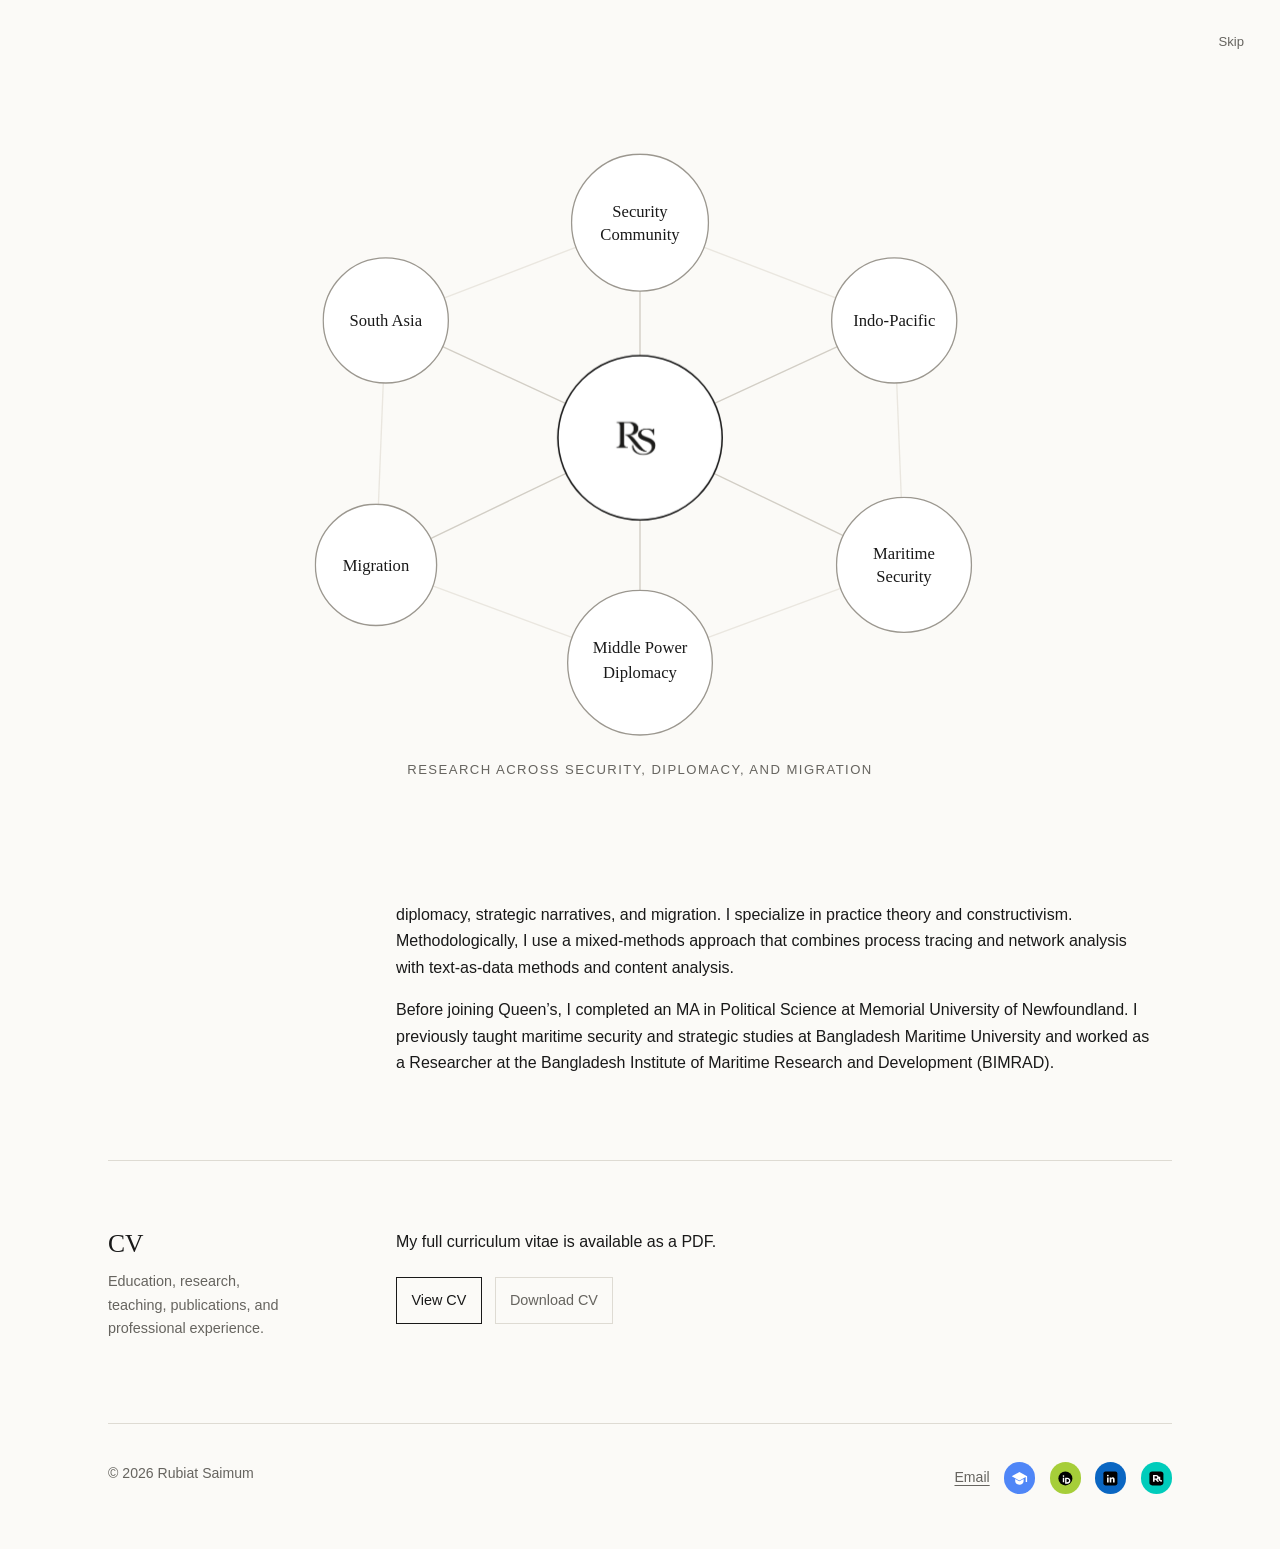
<file: index.html>
<!doctype html>
<html lang="en">
<head>
  <meta charset="utf-8">
  <meta name="viewport" content="width=device-width, initial-scale=1">
  <title>Rubiat Saimum | Political Studies, International Security &amp; Diplomacy</title>
  <meta name="description" content="Rubiat Saimum is a PhD student in Political Studies at Queen’s University working at the intersection of international security, diplomacy, and migration.">
  <meta name="author" content="Rubiat Saimum">
  <meta name="robots" content="index, follow">
  <link rel="canonical" href="https://rubiatsaimum.com/">
  <link rel="icon" href="favicon.svg" type="image/svg+xml">
  <meta property="og:type" content="website">
  <meta property="og:title" content="Rubiat Saimum | Political Studies, International Security &amp; Diplomacy">
  <meta property="og:description" content="PhD student working at the intersection of international security, diplomacy, and migration.">
  <meta property="og:url" content="https://rubiatsaimum.com/">
  <meta property="og:image" content="https://rubiatsaimum.com/presentation-talk.jpg">
  <meta property="og:image:alt" content="Rubiat Saimum speaking at an academic event">
  <meta name="twitter:card" content="summary_large_image">
  <meta name="twitter:title" content="Rubiat Saimum | Political Studies, International Security &amp; Diplomacy">
  <meta name="twitter:description" content="PhD student working at the intersection of international security, diplomacy, and migration.">
  <meta name="twitter:image" content="https://rubiatsaimum.com/presentation-talk.jpg">
  <link rel="stylesheet" href="styles.css">
  <script>
    (() => {
      try {
        const reducedMotion = window.matchMedia('(prefers-reduced-motion: reduce)').matches;
        if (!reducedMotion) document.documentElement.classList.add('intro-pending');
      } catch (e) {}
    })();
  </script>
</head>
<body>
<div class="site-intro" id="site-intro" aria-hidden="true">
  <button class="intro-skip" type="button" data-intro-skip>Skip</button>
  <div class="intro-stage" aria-label="Research network introduction">
    <svg class="intro-network" viewBox="0 0 900 650" role="img" aria-label="Research network surrounding the RS monogram">
      <g class="intro-lines" aria-hidden="true">
        <line class="intro-line l1" x1="450" y1="325" x2="450" y2="105"></line>
        <line class="intro-line l2" x1="450" y1="325" x2="710" y2="205"></line>
        <line class="intro-line l3" x1="450" y1="325" x2="720" y2="455"></line>
        <line class="intro-line l4" x1="450" y1="325" x2="450" y2="555"></line>
        <line class="intro-line l5" x1="450" y1="325" x2="180" y2="455"></line>
        <line class="intro-line l6" x1="450" y1="325" x2="190" y2="205"></line>
        <line class="intro-line outer l7" x1="450" y1="105" x2="710" y2="205"></line>
        <line class="intro-line outer l8" x1="710" y1="205" x2="720" y2="455"></line>
        <line class="intro-line outer l9" x1="720" y1="455" x2="450" y2="555"></line>
        <line class="intro-line outer l10" x1="450" y1="555" x2="180" y2="455"></line>
        <line class="intro-line outer l11" x1="180" y1="455" x2="190" y2="205"></line>
        <line class="intro-line outer l12" x1="190" y1="205" x2="450" y2="105"></line>
      </g>

      <g class="intro-center">
        <circle cx="450" cy="325" r="84"></circle>
        <image href="rs-monogram.png" x="385" y="289" width="130" height="72" preserveAspectRatio="xMidYMid meet"></image>
      </g>

      <g class="intro-node n1" transform="translate(450 105)">
        <circle r="70"></circle><text text-anchor="middle" y="-6">Security</text><text text-anchor="middle" y="18">Community</text>
      </g>
      <g class="intro-node n2" transform="translate(710 205)">
        <circle r="64"></circle><text text-anchor="middle" y="6">Indo-Pacific</text>
      </g>
      <g class="intro-node n3" transform="translate(720 455)">
        <circle r="69"></circle><text text-anchor="middle" y="-6">Maritime</text><text text-anchor="middle" y="18">Security</text>
      </g>
      <g class="intro-node n4" transform="translate(450 555)">
        <circle r="74"></circle><text text-anchor="middle" y="-10">Middle Power</text><text text-anchor="middle" y="16">Diplomacy</text>
      </g>
      <g class="intro-node n5" transform="translate(180 455)">
        <circle r="62"></circle><text text-anchor="middle" y="6">Migration</text>
      </g>
      <g class="intro-node n6" transform="translate(190 205)">
        <circle r="64"></circle><text text-anchor="middle" y="6">South Asia</text>
      </g>
    </svg>
    <div class="intro-caption">Research across security, diplomacy, and migration</div>
  </div>
</div>
<a class="skip-link" href="#main">Skip to content</a>
<header class="site-header">
  <div class="header-inner">
    <a class="brand" href="index.html" aria-label="Rubiat Saimum home"><img src="rs-monogram.png" alt="RS monogram logo"></a>
    <button class="menu-button" aria-expanded="false" aria-controls="site-nav">Menu</button>
    <nav class="nav" id="site-nav" aria-label="Primary navigation">
      <a href="index.html" aria-current="page">About</a>
      <a href="research.html">Research</a>
      <a href="publications.html">Publications</a>
      <a href="teaching.html">Teaching</a>
      <a href="talks.html">Talks &amp; Media</a>
    </nav>
  </div>
</header>

<main id="main">
  <section class="hero hero-with-photos">
    <div class="hero-copy">
      <p class="eyebrow">Political Studies · International Security</p>
      <h1>Rubiat<br>Saimum</h1>
      <p class="lead">PhD student working at the intersection of international security, diplomacy, and migration.</p>
      <div class="profile-links icon-links" aria-label="Academic profiles">
        <a class="icon-link scholar" href="https://scholar.google.com/citations?user=NE5JdIwAAAAJ&hl=en" target="_blank" rel="noopener" aria-label="Google Scholar" title="Google Scholar">
          <svg viewBox="0 0 24 24" aria-hidden="true"><path d="M12 3 1 9l11 6 9-4.91V17h2V9L12 3Zm-6 9.97V16c0 2.76 2.69 5 6 5s6-2.24 6-5v-3.03l-6 3.27-6-3.27Z"/></svg>
        </a>
        <a class="icon-link orcid" href="https://orcid.org/0000-0001-8990-4935" target="_blank" rel="noopener" aria-label="ORCID" title="ORCID">
          <svg viewBox="0 0 24 24" aria-hidden="true"><circle cx="12" cy="12" r="10"/><path d="M9.28 7.54a1.18 1.18 0 1 1 0 2.36 1.18 1.18 0 0 1 0-2.36Zm-1 3.37h2v6.62h-2Zm3.33 0h3.03c2.89 0 4.48 1.9 4.48 4.31 0 2.63-1.91 4.31-4.55 4.31h-2.96Zm2 1.79v4.75h.77c1.61 0 2.88-.8 2.88-2.38 0-1.46-1.11-2.37-2.83-2.37Z" fill="#fff"/></svg>
        </a>
        <a class="icon-link linkedin" href="https://www.linkedin.com/in/rubiat-s-39254a151/" target="_blank" rel="noopener" aria-label="LinkedIn" title="LinkedIn">
          <svg viewBox="0 0 24 24" aria-hidden="true"><rect x="2" y="2" width="20" height="20" rx="3" ry="3"/><path d="M8.34 9.25a1.31 1.31 0 1 1 0-2.62 1.31 1.31 0 0 1 0 2.62ZM7.2 10.64h2.28v7.16H7.2Zm3.71 0h2.18v.98h.03c.3-.58 1.05-1.2 2.17-1.2 2.32 0 2.75 1.53 2.75 3.53v3.85h-2.28V14.4c0-.81-.01-1.85-1.13-1.85-1.13 0-1.31.88-1.31 1.79v3.46h-2.28Z" fill="#fff"/></svg>
        </a>
        <a class="icon-link researchgate" href="https://www.researchgate.net/profile/Rubiat-Saimum" target="_blank" rel="noopener" aria-label="ResearchGate" title="ResearchGate">
          <svg viewBox="0 0 24 24" aria-hidden="true"><rect x="2" y="2" width="20" height="20" rx="4" ry="4"/><path d="M7.2 16.95V7.12h4.36c2.38 0 3.92 1.38 3.92 3.48 0 1.58-.9 2.7-2.34 3.15l2.67 3.2h-2.6l-2.29-2.95H9.39v2.95Zm2.19-4.78h1.82c1.2 0 1.95-.59 1.95-1.53 0-.97-.72-1.55-1.95-1.55H9.39Zm8.31 4.78v-1.58h-1.01c-.91 0-1.36-.4-1.36-1.26V9.53h2.19v4.03c0 .39.16.57.56.57h1.62v2.82Z" fill="#fff"/></svg>
        </a>
      </div>
    </div>

    <div class="hero-photo-cluster" aria-label="Selected professional photographs">
      <figure class="hero-photo hero-photo-a"><img src="meeting-vice-president.jpg" alt="Rubiat Saimum speaking during a formal meeting" loading="eager"></figure>
      <figure class="hero-photo hero-photo-b"><img src="meeting-discussion.jpg" alt="Rubiat Saimum speaking at a conference table" loading="lazy"></figure>
      <figure class="hero-photo hero-photo-c"><img src="presentation-talk.jpg" alt="Rubiat Saimum giving a presentation with a handheld microphone" loading="lazy"></figure>
    </div>

    <aside class="hero-meta" aria-label="Affiliation and contact">
      <p>Department of Political Studies</p>
      <p>Queen’s University</p>
      <p>Kingston, Ontario, Canada</p>
      <p><a href="mailto:rubiat.saimum@queensu.ca">rubiat.saimum@queensu.ca</a></p>
      <p><a href="https://www.queensu.ca/politics/people/saimum-rubiat" target="_blank" rel="noopener">Queen’s profile</a> · <a href="https://www.queensu.ca/cidp/people-search/rubiat-saimum" target="_blank" rel="noopener">CIDP profile</a></p>
    </aside>
  </section>

  <section class="section">
    <div class="section-grid">
      <div>
        <h2 class="section-title">About</h2>
        <p class="section-kicker">International security, diplomacy, and migration.</p>
      </div>
      <div class="content">
        <p>I am a PhD student in the Department of Political Studies at Queen’s University and a graduate researcher at the Centre for International and Defence Policy (CIDP). My doctoral research examines how major regional powers, or “anchor states,” enable or constrain security communities in their regions, and under what conditions they contribute to their destabilization.</p>
        <p>My broader research spans South Asian security, maritime security and governance, middle-power diplomacy, strategic narratives, and migration. I specialize in practice theory and constructivism. Methodologically, I use a mixed-methods approach that combines process tracing and network analysis with text-as-data methods and content analysis.</p>
        <p>Before joining Queen’s, I completed an MA in Political Science at Memorial University of Newfoundland. I previously taught maritime security and strategic studies at Bangladesh Maritime University and worked as a Researcher at the Bangladesh Institute of Maritime Research and Development (BIMRAD).</p>
      </div>
    </div>
  </section>

  <section class="section">
    <div class="section-grid">
      <div>
        <h2 class="section-title">CV</h2>
        <p class="section-kicker">Education, research, teaching, publications, and professional experience.</p>
      </div>
      <div class="content">
        <p>My full curriculum vitae is available as a PDF.</p>
        <div class="button-row">
          <a class="button" href="cv.html">View CV</a>
          <a class="button secondary" href="Rubiat_Saimum_CV.pdf" download>Download CV</a>
        </div>
      </div>
    </div>
  </section>
</main>

<footer>
  <div>© <span data-year></span> Rubiat Saimum</div>
  <div class="footer-links icon-links">
    <a href="mailto:rubiat.saimum@queensu.ca">Email</a>
    <a class="icon-link scholar" href="https://scholar.google.com/citations?user=NE5JdIwAAAAJ&hl=en" target="_blank" rel="noopener" aria-label="Google Scholar" title="Google Scholar">
      <svg viewBox="0 0 24 24" aria-hidden="true"><path d="M12 3 1 9l11 6 9-4.91V17h2V9L12 3Zm-6 9.97V16c0 2.76 2.69 5 6 5s6-2.24 6-5v-3.03l-6 3.27-6-3.27Z"/></svg>
    </a>
    <a class="icon-link orcid" href="https://orcid.org/0000-0001-8990-4935" target="_blank" rel="noopener" aria-label="ORCID" title="ORCID">
      <svg viewBox="0 0 24 24" aria-hidden="true"><circle cx="12" cy="12" r="10"/><path d="M9.28 7.54a1.18 1.18 0 1 1 0 2.36 1.18 1.18 0 0 1 0-2.36Zm-1 3.37h2v6.62h-2Zm3.33 0h3.03c2.89 0 4.48 1.9 4.48 4.31 0 2.63-1.91 4.31-4.55 4.31h-2.96Zm2 1.79v4.75h.77c1.61 0 2.88-.8 2.88-2.38 0-1.46-1.11-2.37-2.83-2.37Z" fill="#fff"/></svg>
    </a>
    <a class="icon-link linkedin" href="https://www.linkedin.com/in/rubiat-s-39254a151/" target="_blank" rel="noopener" aria-label="LinkedIn" title="LinkedIn">
      <svg viewBox="0 0 24 24" aria-hidden="true"><rect x="2" y="2" width="20" height="20" rx="3" ry="3"/><path d="M8.34 9.25a1.31 1.31 0 1 1 0-2.62 1.31 1.31 0 0 1 0 2.62ZM7.2 10.64h2.28v7.16H7.2Zm3.71 0h2.18v.98h.03c.3-.58 1.05-1.2 2.17-1.2 2.32 0 2.75 1.53 2.75 3.53v3.85h-2.28V14.4c0-.81-.01-1.85-1.13-1.85-1.13 0-1.31.88-1.31 1.79v3.46h-2.28Z" fill="#fff"/></svg>
    </a>
    <a class="icon-link researchgate" href="https://www.researchgate.net/profile/Rubiat-Saimum" target="_blank" rel="noopener" aria-label="ResearchGate" title="ResearchGate">
      <svg viewBox="0 0 24 24" aria-hidden="true"><rect x="2" y="2" width="20" height="20" rx="4" ry="4"/><path d="M7.2 16.95V7.12h4.36c2.38 0 3.92 1.38 3.92 3.48 0 1.58-.9 2.7-2.34 3.15l2.67 3.2h-2.6l-2.29-2.95H9.39v2.95Zm2.19-4.78h1.82c1.2 0 1.95-.59 1.95-1.53 0-.97-.72-1.55-1.95-1.55H9.39Zm8.31 4.78v-1.58h-1.01c-.91 0-1.36-.4-1.36-1.26V9.53h2.19v4.03c0 .39.16.57.56.57h1.62v2.82Z" fill="#fff"/></svg>
    </a>
  </div>
</footer>

<script src="script.js"></script>
<script type="application/ld+json">
{
  "@context": "https://schema.org",
  "@type": "Person",
  "name": "Rubiat Saimum",
  "url": "https://rubiatsaimum.com",
  "email": "mailto:rubiat.saimum@queensu.ca",
  "jobTitle": "PhD Student in Political Studies",
  "affiliation": [
    {"@type":"CollegeOrUniversity","name":"Queen's University"},
    {"@type":"Organization","name":"Centre for International and Defence Policy"}
  ],
  "alumniOf": [
    {"@type":"CollegeOrUniversity","name":"Memorial University of Newfoundland"},
    {"@type":"CollegeOrUniversity","name":"University of Dhaka"}
  ],
  "sameAs": [
    "https://scholar.google.com/citations?user=NE5JdIwAAAAJ&hl=en",
    "https://www.linkedin.com/in/rubiat-s-39254a151/",
    "https://orcid.org/0000-0001-8990-4935",
    "https://www.researchgate.net/profile/Rubiat-Saimum",
    "https://www.queensu.ca/politics/people/saimum-rubiat",
    "https://www.queensu.ca/cidp/people-search/rubiat-saimum"
  ]
}
</script>
</body>
</html>
</file>
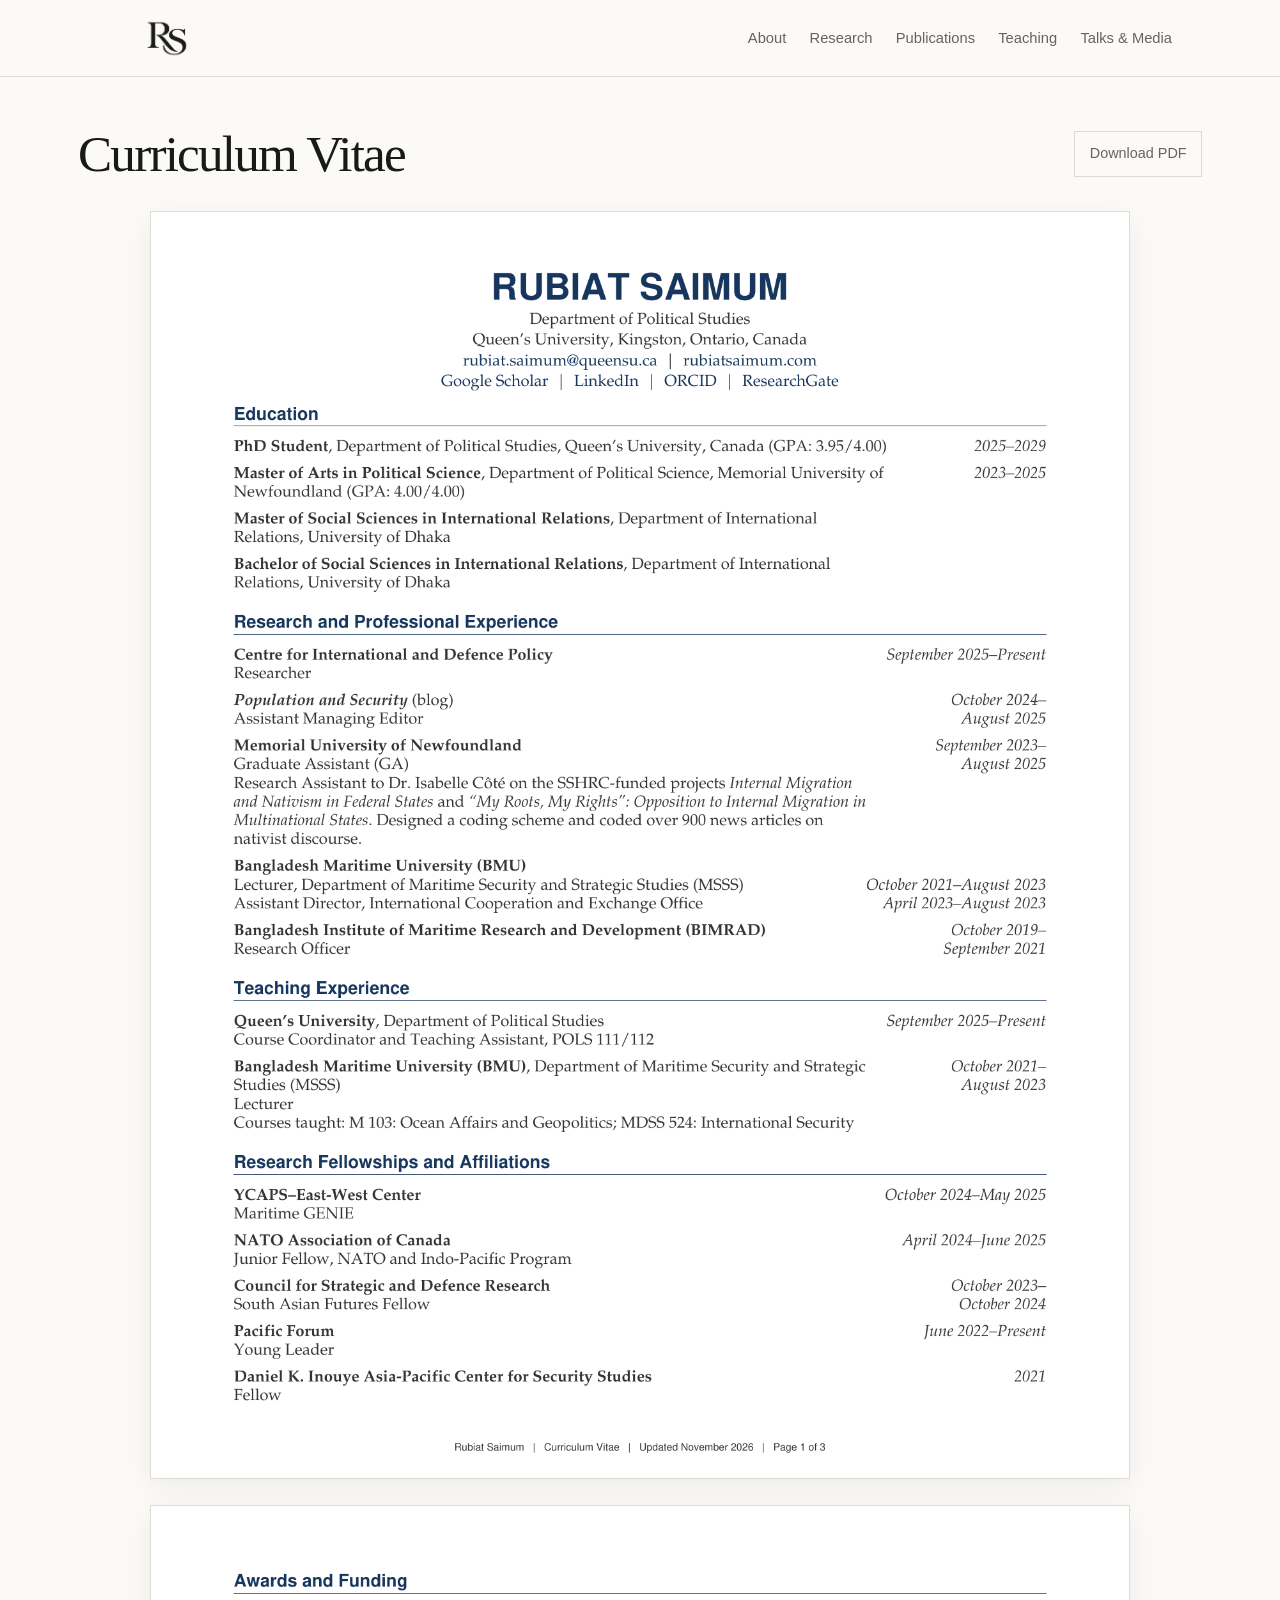
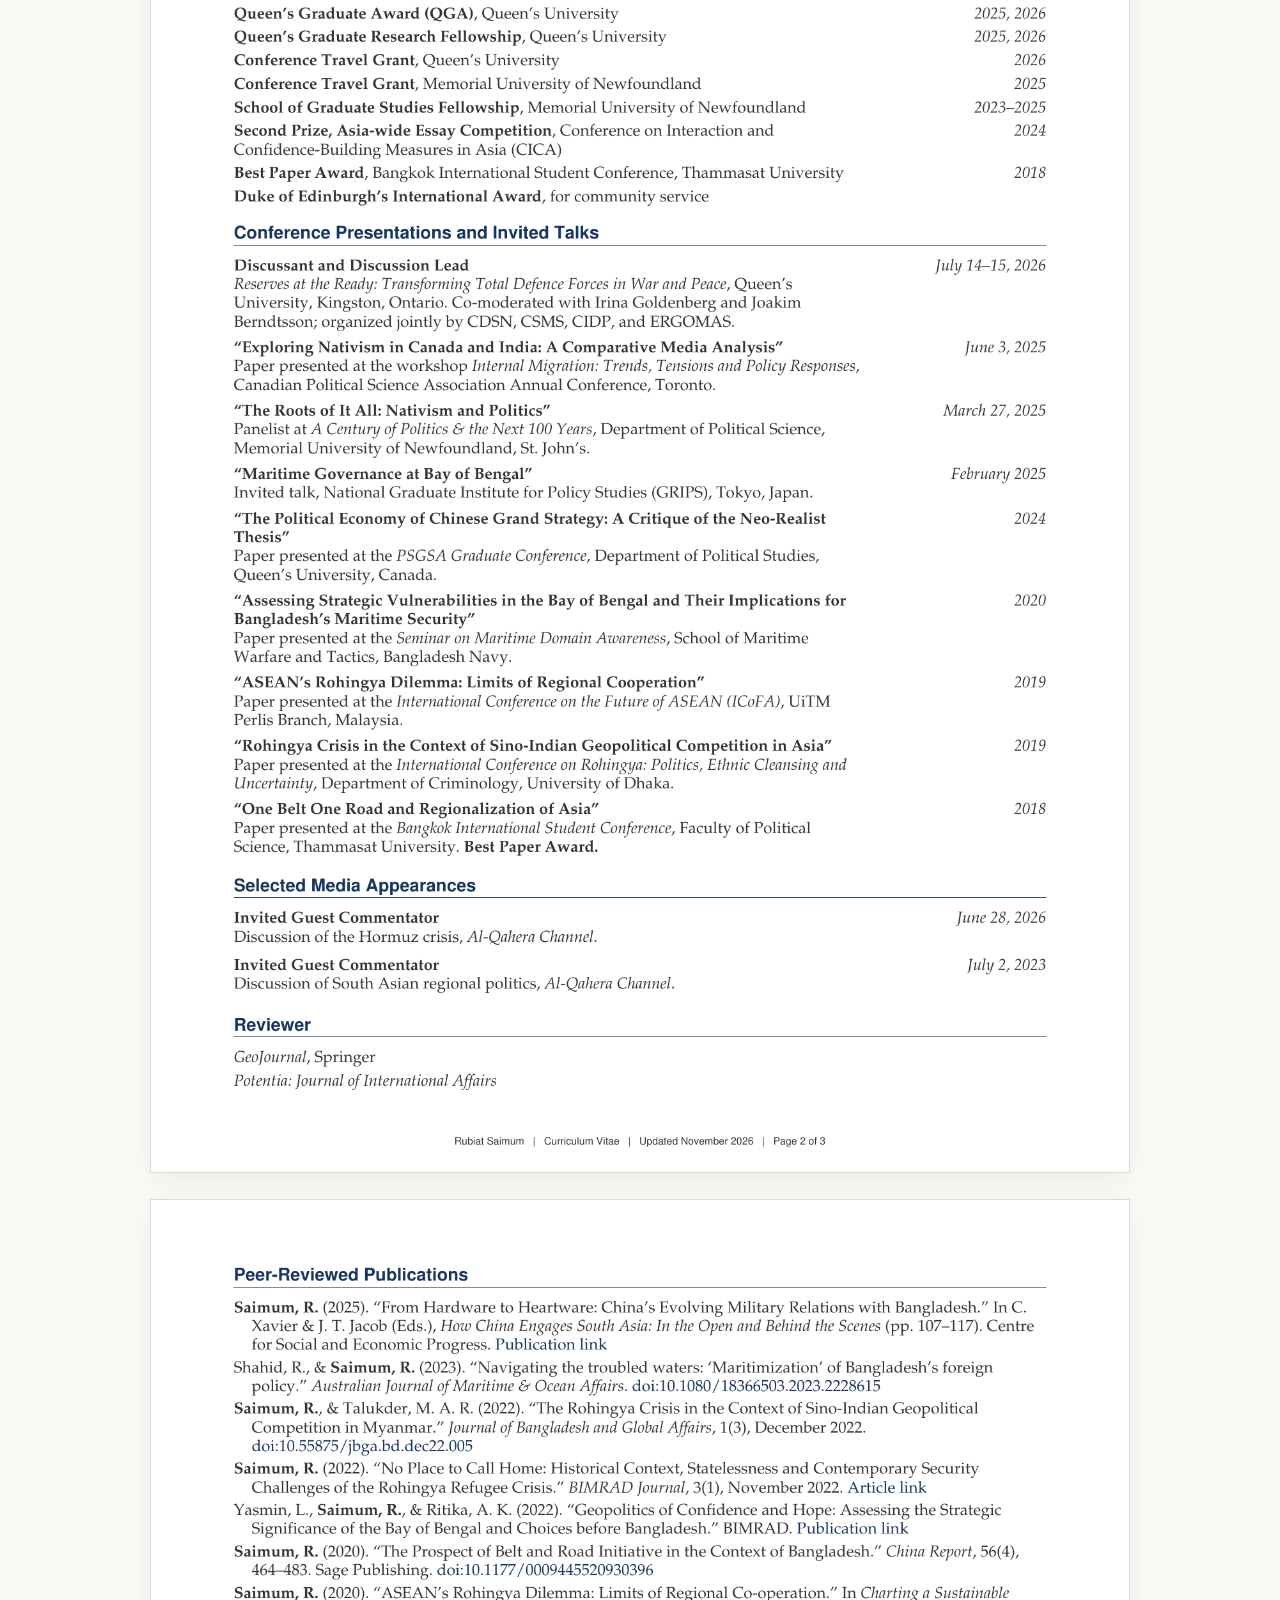
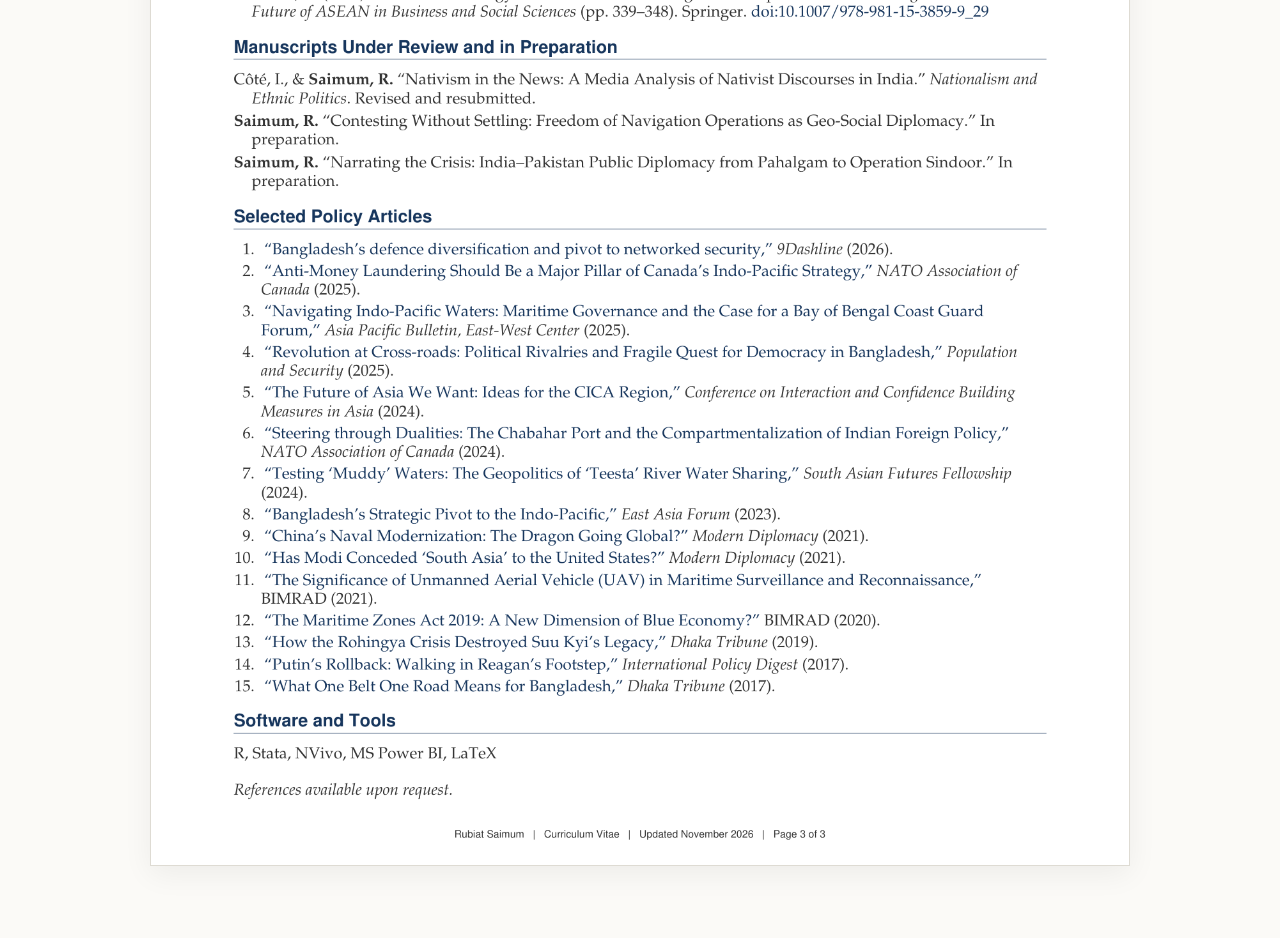
<file: cv.html>
<!doctype html>
<html lang="en">
<head>
  <meta charset="utf-8">
  <meta name="viewport" content="width=device-width, initial-scale=1">

  <title>Curriculum Vitae | Rubiat Saimum</title>

  <meta
    name="description"
    content="Curriculum vitae of Rubiat Saimum, PhD student in Political Studies at Queen’s University.">

  <meta name="author" content="Rubiat Saimum">
  <meta name="robots" content="index, follow">

  <link rel="canonical" href="https://rubiatsaimum.com/cv.html">
  <link rel="icon" href="favicon.svg" type="image/svg+xml">
  <link rel="stylesheet" href="styles.css">

  <style>
    .cv-page {
      max-width: 1180px;
      margin: 0 auto;
      padding: 48px 28px 72px;
    }

    .cv-toolbar {
      display: flex;
      align-items: center;
      justify-content: space-between;
      gap: 1rem;
      margin-bottom: 28px;
    }

    .cv-toolbar h1 {
      margin: 0;
      font-size: clamp(2.2rem, 4vw, 3.4rem);
      font-weight: 500;
    }

    .cv-document {
      display: grid;
      gap: 26px;
      justify-items: center;
    }

    .cv-sheet {
      margin: 0;
      width: min(100%, 980px);
    }

    .cv-sheet img {
      display: block;
      width: 100%;
      height: auto;
      background: #fff;
      border: 1px solid var(--line);
      box-shadow: 0 8px 28px rgba(0, 0, 0, .06);
    }

    @media (max-width: 700px) {
      .cv-page {
        padding: 28px 18px 48px;
      }

      .cv-toolbar {
        align-items: flex-start;
        flex-direction: column;
      }
    }
  </style>
</head>

<body>

<a class="skip-link" href="#main">Skip to content</a>

<header class="site-header">
  <div class="header-inner">

    <a
      class="brand"
      href="index.html"
      aria-label="Rubiat Saimum home">
      <img
        src="rs-monogram.png"
        alt="RS monogram logo">
    </a>

    <button
      class="menu-button"
      aria-expanded="false"
      aria-controls="site-nav">
      Menu
    </button>

    <nav
      class="nav"
      id="site-nav"
      aria-label="Primary navigation">

      <a href="index.html">About</a>
      <a href="research.html">Research</a>
      <a href="publications.html">Publications</a>
      <a href="teaching.html">Teaching</a>
      <a href="talks.html">Talks &amp; Media</a>

    </nav>

  </div>
</header>


<main id="main" class="cv-page">

  <div class="cv-toolbar">

    <h1>Curriculum Vitae</h1>

    <a
      class="button secondary"
      href="Rubiat_Saimum_CV.pdf"
      download>
      Download PDF
    </a>

  </div>


  <div
    class="cv-document"
    aria-label="Rubiat Saimum curriculum vitae">

    <figure class="cv-sheet">
      <img
        src="page-1.png"
        alt="Rubiat Saimum curriculum vitae, page 1"
        loading="eager">
    </figure>

    <figure class="cv-sheet">
      <img
        src="page-2.png"
        alt="Rubiat Saimum curriculum vitae, page 2"
        loading="lazy">
    </figure>

    <figure class="cv-sheet">
      <img
        src="page-3.png"
        alt="Rubiat Saimum curriculum vitae, page 3"
        loading="lazy">
    </figure>

  </div>

</main>


<script src="script.js"></script>

</body>
</html>
</file>
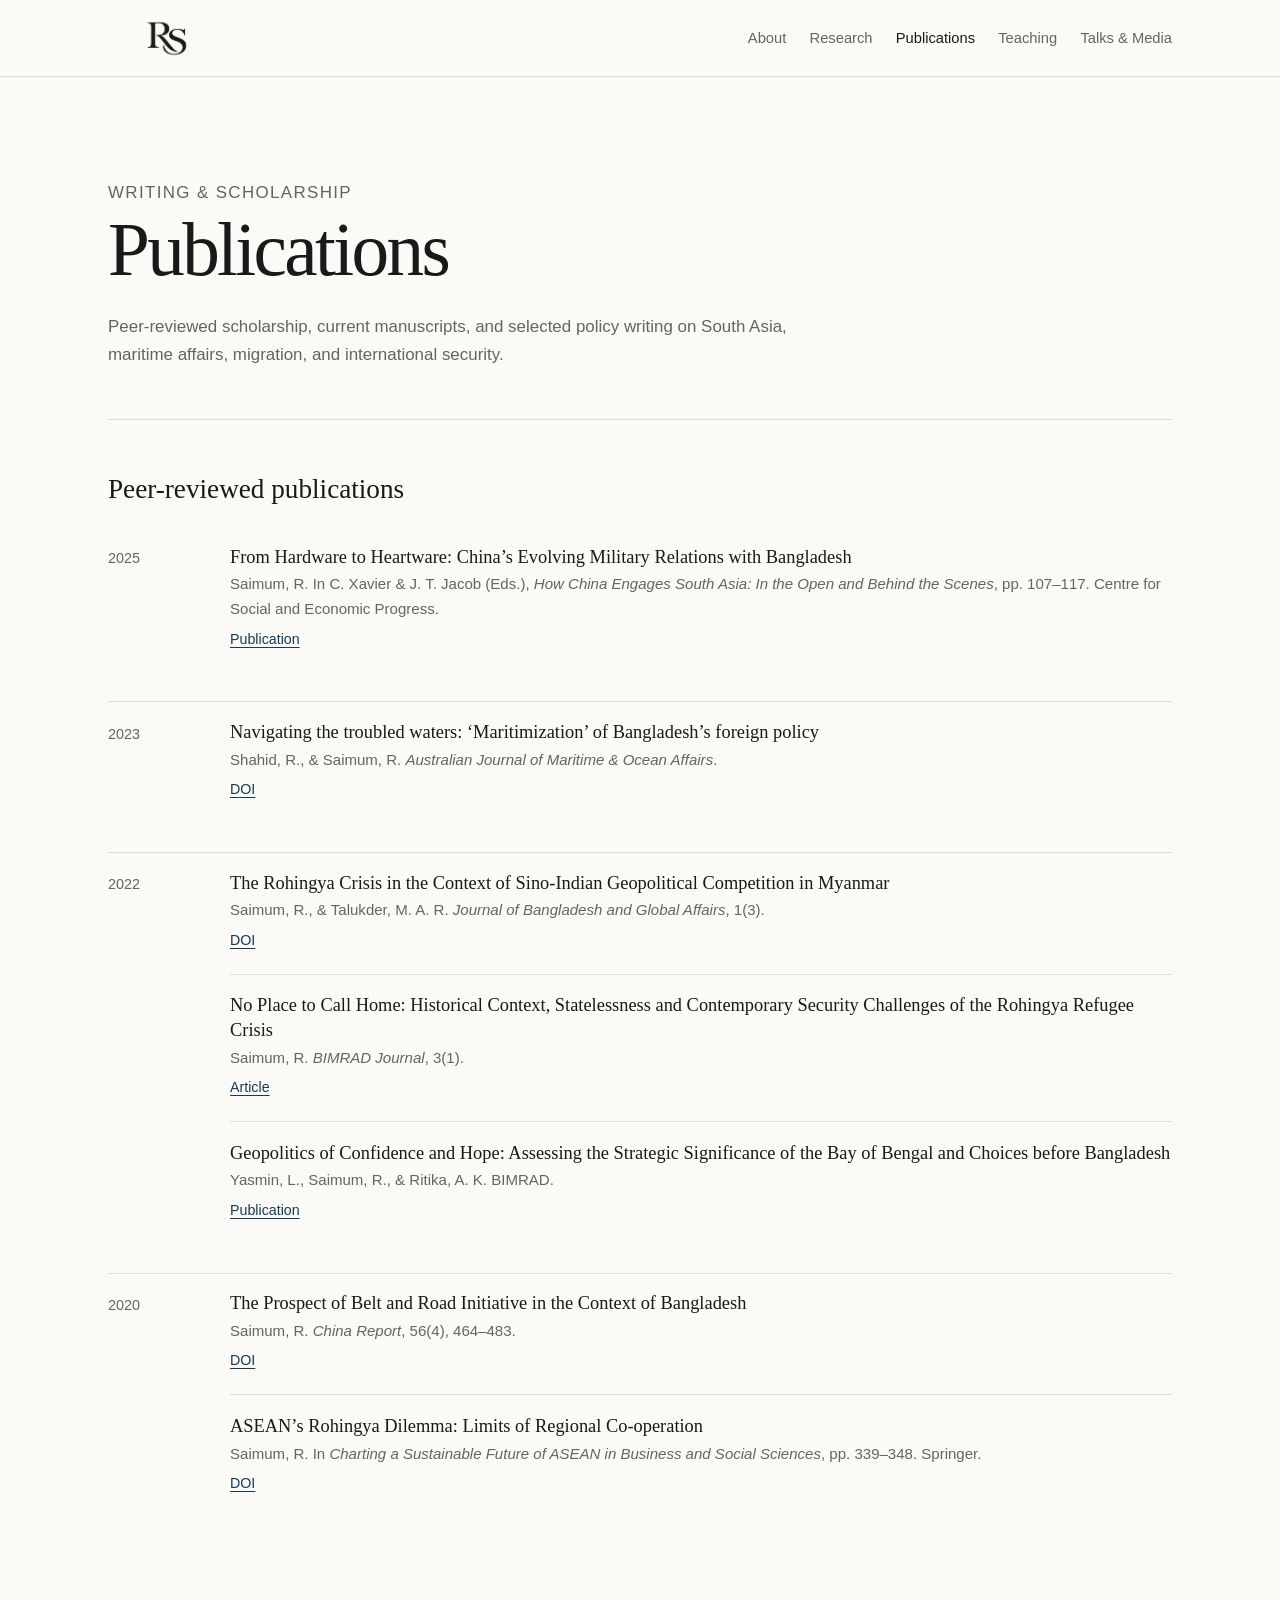
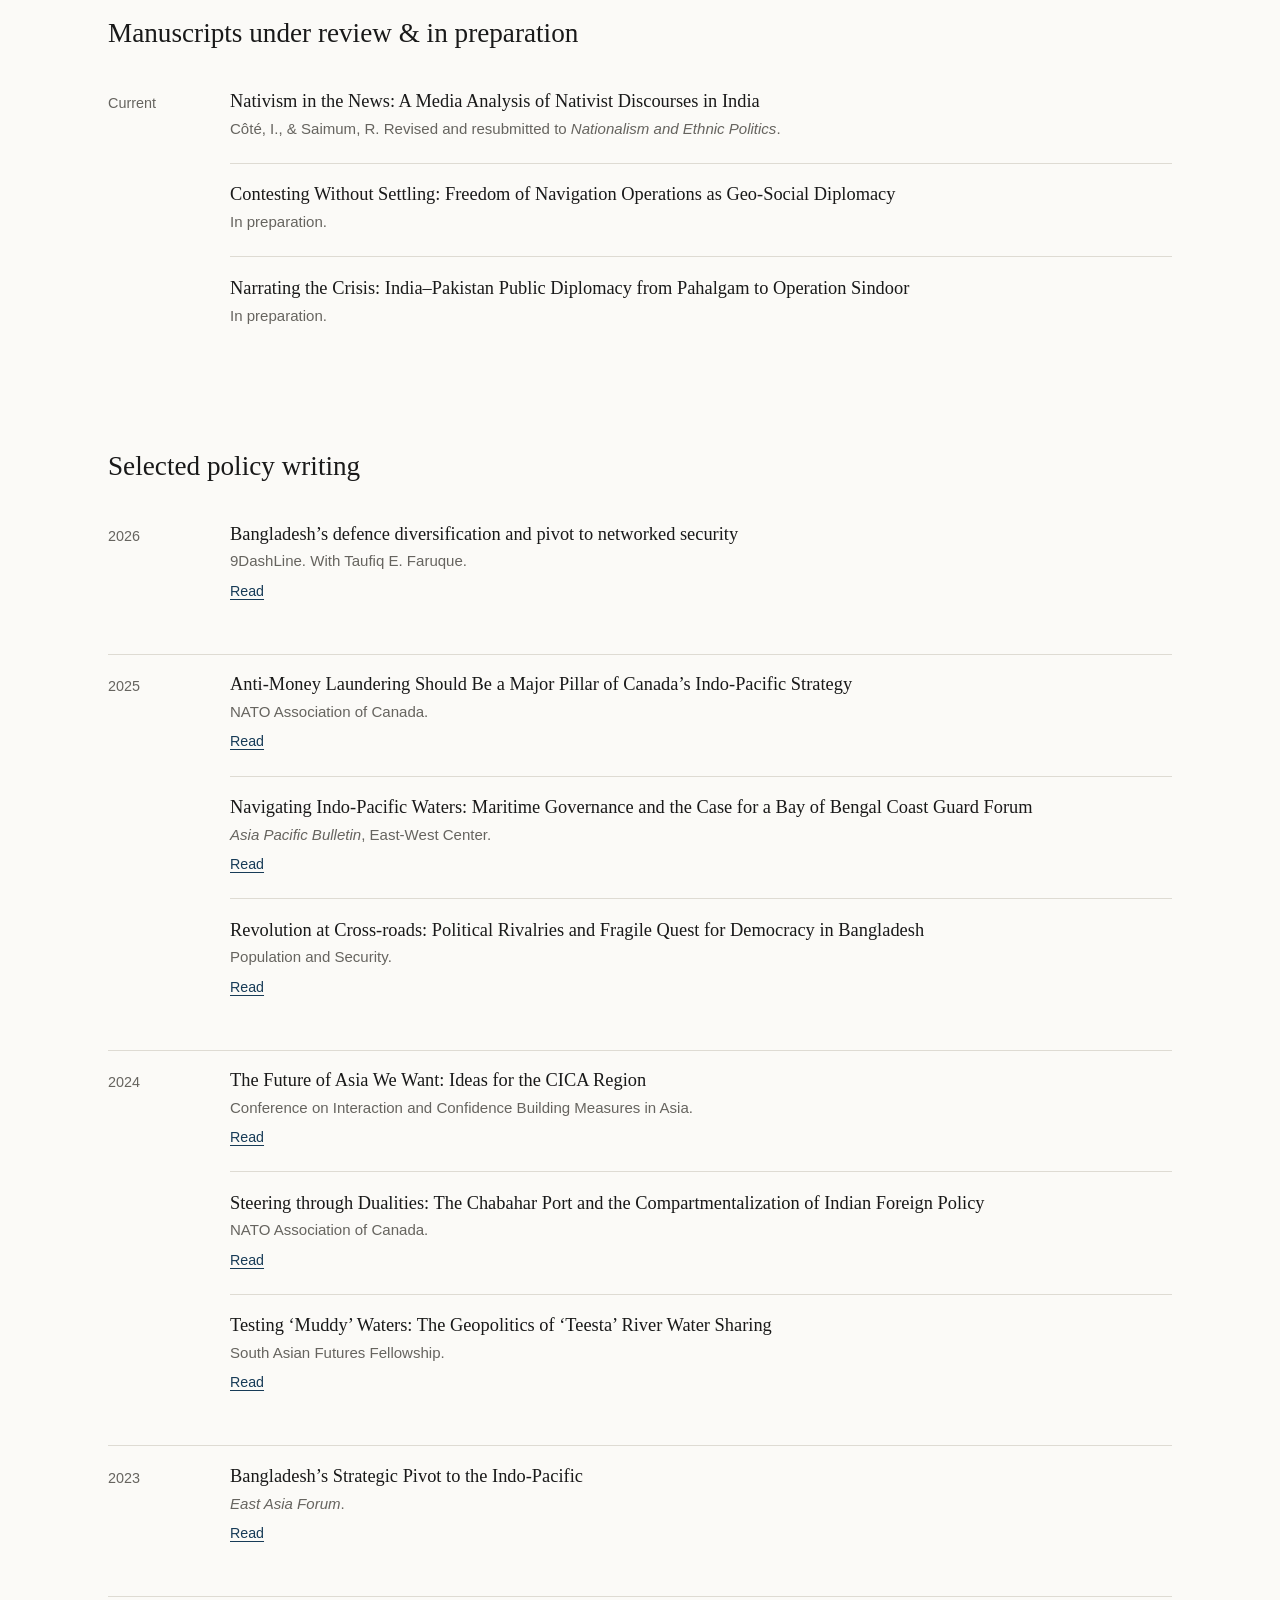
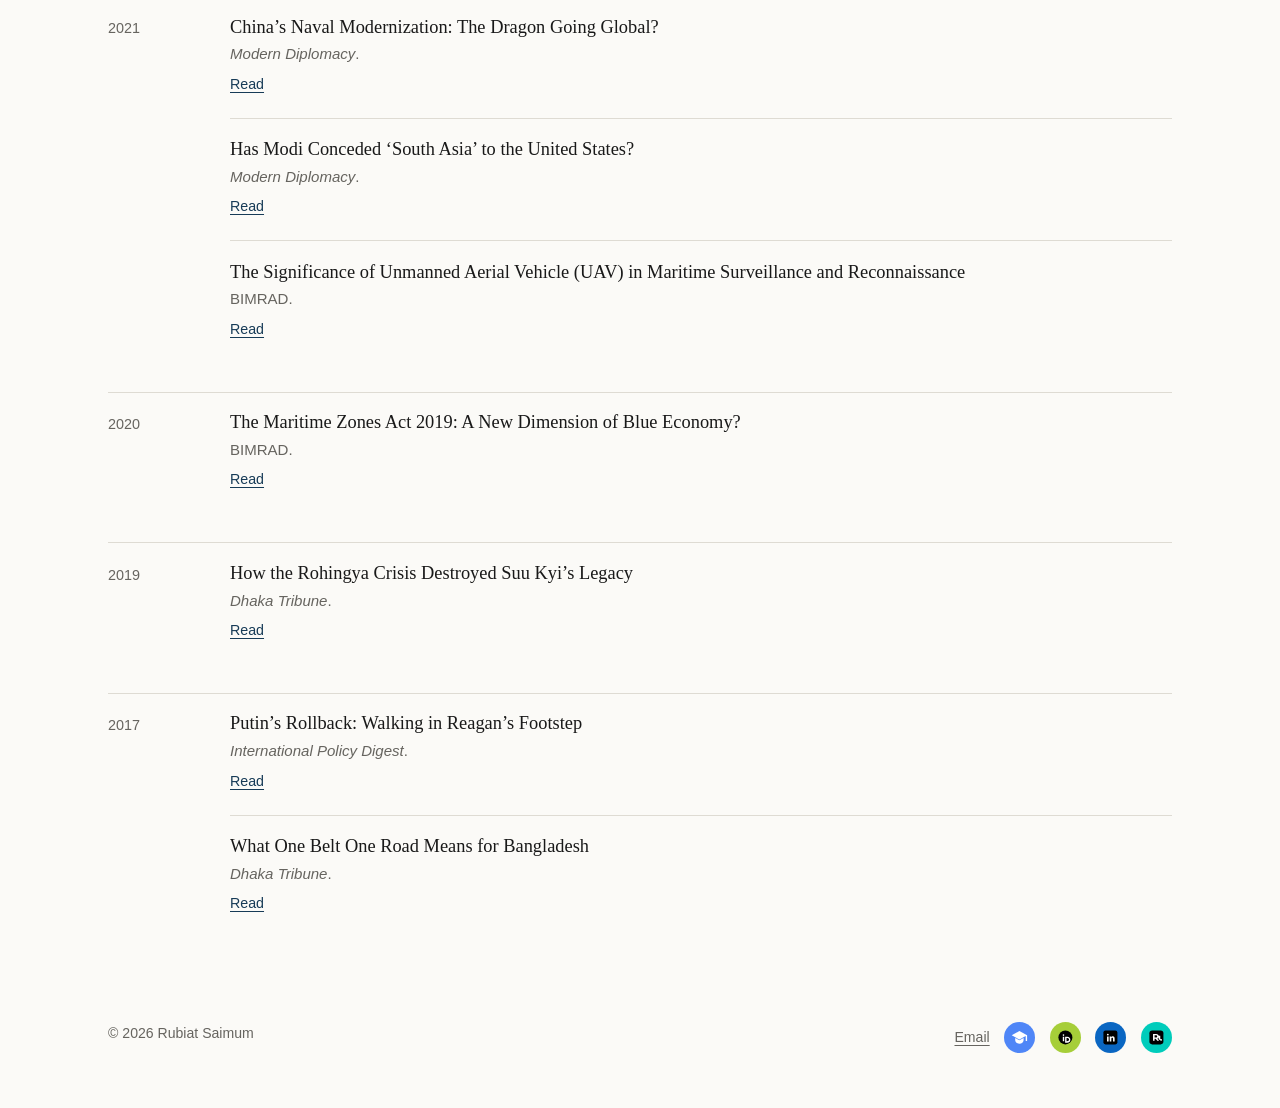
<file: publications.html>
<!doctype html><html lang="en"><head>
  <meta charset="utf-8">
  <meta name="viewport" content="width=device-width, initial-scale=1">
  <title>Publications | Rubiat Saimum</title>
  <meta name="description" content="Peer-reviewed publications, policy writing, and current manuscripts by Rubiat Saimum on international security, South Asia, maritime affairs, migration, and regional politics.">
  <meta name="author" content="Rubiat Saimum">
  <meta name="robots" content="index, follow">
  <link rel="canonical" href="https://rubiatsaimum.com/publications.html">
  <link rel="icon" href="favicon.svg" type="image/svg+xml">
  <meta property="og:type" content="website">
  <meta property="og:title" content="Publications | Rubiat Saimum">
  <meta property="og:description" content="Peer-reviewed publications, policy writing, and current manuscripts by Rubiat Saimum on international security, South Asia, maritime affairs, migration, and regional politics.">
  <meta property="og:url" content="https://rubiatsaimum.com/publications.html">
  <meta property="og:image" content="https://rubiatsaimum.com/presentation-talk.jpg">
  <meta property="og:image:alt" content="Rubiat Saimum speaking at an academic event">
  <meta name="twitter:card" content="summary_large_image">
  <meta name="twitter:title" content="Publications | Rubiat Saimum">
  <meta name="twitter:description" content="Peer-reviewed publications, policy writing, and current manuscripts by Rubiat Saimum on international security, South Asia, maritime affairs, migration, and regional politics.">
  <meta name="twitter:image" content="https://rubiatsaimum.com/presentation-talk.jpg">
  <link rel="stylesheet" href="styles.css">
</head><body><a class="skip-link" href="#main">Skip to content</a><header class="site-header"><div class="header-inner"><a class="brand" href="index.html" aria-label="Rubiat Saimum home"><img src="rs-monogram.png" alt="RS monogram logo"></a><button class="menu-button" aria-expanded="false" aria-controls="site-nav">Menu</button><nav class="nav" id="site-nav" aria-label="Primary navigation"><a href="index.html">About</a><a href="research.html">Research</a><a href="publications.html" aria-current="page">Publications</a><a href="teaching.html">Teaching</a><a href="talks.html">Talks & Media</a></nav></div></header><main id="main"><section class="page-hero"><p class="eyebrow">Writing & scholarship</p><h1>Publications</h1><p>Peer-reviewed scholarship, current manuscripts, and selected policy writing on South Asia, maritime affairs, migration, and international security.</p></section><section class="category"><h2>Peer-reviewed publications</h2><div class="year-group"><div class="year-label">2025</div><ul class="pub-list"><li class="pub-item"><div class="pub-title"><a href="https://csep.org/IpNMF81" target="_blank" rel="noopener">From Hardware to Heartware: China’s Evolving Military Relations with Bangladesh</a></div><div class="pub-meta">Saimum, R. In C. Xavier & J. T. Jacob (Eds.), <em>How China Engages South Asia: In the Open and Behind the Scenes</em>, pp. 107–117. Centre for Social and Economic Progress.</div><div class="pub-links"><a href="https://csep.org/IpNMF81" target="_blank" rel="noopener">Publication</a></div></li></ul></div><div class="year-group"><div class="year-label">2023</div><ul class="pub-list"><li class="pub-item"><div class="pub-title"><a href="https://doi.org/10.1080/18366503.2023.2228615" target="_blank" rel="noopener">Navigating the troubled waters: ‘Maritimization’ of Bangladesh’s foreign policy</a></div><div class="pub-meta">Shahid, R., & Saimum, R. <em>Australian Journal of Maritime & Ocean Affairs</em>.</div><div class="pub-links"><a href="https://doi.org/10.1080/18366503.2023.2228615" target="_blank" rel="noopener">DOI</a></div></li></ul></div><div class="year-group"><div class="year-label">2022</div><ul class="pub-list"><li class="pub-item"><div class="pub-title"><a href="https://doi.org/10.55875/jbga.bd.dec22.005" target="_blank" rel="noopener">The Rohingya Crisis in the Context of Sino-Indian Geopolitical Competition in Myanmar</a></div><div class="pub-meta">Saimum, R., & Talukder, M. A. R. <em>Journal of Bangladesh and Global Affairs</em>, 1(3).</div><div class="pub-links"><a href="https://doi.org/10.55875/jbga.bd.dec22.005" target="_blank" rel="noopener">DOI</a></div></li><li class="pub-item"><div class="pub-title"><a href="https://bimradbd.org/journal/article/no-place-to-call-home-historical-context-statelessness-and-contemporary-security-challenges-of-rohingya-refugee-crisis" target="_blank" rel="noopener">No Place to Call Home: Historical Context, Statelessness and Contemporary Security Challenges of the Rohingya Refugee Crisis</a></div><div class="pub-meta">Saimum, R. <em>BIMRAD Journal</em>, 3(1).</div><div class="pub-links"><a href="https://bimradbd.org/journal/article/no-place-to-call-home-historical-context-statelessness-and-contemporary-security-challenges-of-rohingya-refugee-crisis" target="_blank" rel="noopener">Article</a></div></li><li class="pub-item"><div class="pub-title"><a href="https://bimradbd.org/publication-details/geopolitics-of-confidence-and-hope-assessing-the-strategic-significance-of-the-bay-of-bengal-and-choices-before-bangladesh" target="_blank" rel="noopener">Geopolitics of Confidence and Hope: Assessing the Strategic Significance of the Bay of Bengal and Choices before Bangladesh</a></div><div class="pub-meta">Yasmin, L., Saimum, R., & Ritika, A. K. BIMRAD.</div><div class="pub-links"><a href="https://bimradbd.org/publication-details/geopolitics-of-confidence-and-hope-assessing-the-strategic-significance-of-the-bay-of-bengal-and-choices-before-bangladesh" target="_blank" rel="noopener">Publication</a></div></li></ul></div><div class="year-group"><div class="year-label">2020</div><ul class="pub-list"><li class="pub-item"><div class="pub-title"><a href="https://doi.org/10.1177/0009445520930396" target="_blank" rel="noopener">The Prospect of Belt and Road Initiative in the Context of Bangladesh</a></div><div class="pub-meta">Saimum, R. <em>China Report</em>, 56(4), 464–483.</div><div class="pub-links"><a href="https://doi.org/10.1177/0009445520930396" target="_blank" rel="noopener">DOI</a></div></li><li class="pub-item"><div class="pub-title"><a href="https://doi.org/10.1007/978-981-15-3859-9_29" target="_blank" rel="noopener">ASEAN’s Rohingya Dilemma: Limits of Regional Co-operation</a></div><div class="pub-meta">Saimum, R. In <em>Charting a Sustainable Future of ASEAN in Business and Social Sciences</em>, pp. 339–348. Springer.</div><div class="pub-links"><a href="https://doi.org/10.1007/978-981-15-3859-9_29" target="_blank" rel="noopener">DOI</a></div></li></ul></div></section><section class="category"><h2>Manuscripts under review & in preparation</h2><div class="year-group"><div class="year-label">Current</div><ul class="pub-list"><li class="pub-item"><div class="pub-title">Nativism in the News: A Media Analysis of Nativist Discourses in India</div><div class="pub-meta">Côté, I., & Saimum, R. Revised and resubmitted to <em>Nationalism and Ethnic Politics</em>.</div></li><li class="pub-item"><div class="pub-title">Contesting Without Settling: Freedom of Navigation Operations as Geo-Social Diplomacy</div><div class="pub-meta">In preparation.</div></li><li class="pub-item"><div class="pub-title">Narrating the Crisis: India–Pakistan Public Diplomacy from Pahalgam to Operation Sindoor</div><div class="pub-meta">In preparation.</div></li></ul></div></section><section class="category"><h2>Selected policy writing</h2><div class="year-group"><div class="year-label">2026</div><ul class="pub-list"><li class="pub-item"><div class="pub-title"><a href="https://www.9dashline.com/article/bangladeshs-defence-diversification-and-pivot-to-networked-security" target="_blank" rel="noopener">Bangladesh’s defence diversification and pivot to networked security</a></div><div class="pub-meta">9DashLine. With Taufiq E. Faruque.</div><div class="pub-links"><a href="https://www.9dashline.com/article/bangladeshs-defence-diversification-and-pivot-to-networked-security" target="_blank" rel="noopener">Read</a></div></li></ul></div><div class="year-group"><div class="year-label">2025</div><ul class="pub-list"><li class="pub-item"><div class="pub-title"><a href="https://natoassociation.ca/anti-money-laundering-should-be-a-major-pillar-of-canadas-indo-pacific-strategy/" target="_blank" rel="noopener">Anti-Money Laundering Should Be a Major Pillar of Canada’s Indo-Pacific Strategy</a></div><div class="pub-meta">NATO Association of Canada.</div><div class="pub-links"><a href="https://natoassociation.ca/anti-money-laundering-should-be-a-major-pillar-of-canadas-indo-pacific-strategy/" target="_blank" rel="noopener">Read</a></div></li><li class="pub-item"><div class="pub-title"><a href="https://www.eastwestcenter.org/publications/navigating-indo-pacific-waters-maritime-governance-and-case-bay-bengal-coast-guard" target="_blank" rel="noopener">Navigating Indo-Pacific Waters: Maritime Governance and the Case for a Bay of Bengal Coast Guard Forum</a></div><div class="pub-meta"><em>Asia Pacific Bulletin</em>, East-West Center.</div><div class="pub-links"><a href="https://www.eastwestcenter.org/publications/navigating-indo-pacific-waters-maritime-governance-and-case-bay-bengal-coast-guard" target="_blank" rel="noopener">Read</a></div></li><li class="pub-item"><div class="pub-title"><a href="https://populationandsecurity.com/revolution-at-cross-roads-political-rivalries-and-fragile-quest-for-democracy-in-bangladesh/" target="_blank" rel="noopener">Revolution at Cross-roads: Political Rivalries and Fragile Quest for Democracy in Bangladesh</a></div><div class="pub-meta">Population and Security.</div><div class="pub-links"><a href="https://populationandsecurity.com/revolution-at-cross-roads-political-rivalries-and-fragile-quest-for-democracy-in-bangladesh/" target="_blank" rel="noopener">Read</a></div></li></ul></div><div class="year-group"><div class="year-label">2024</div><ul class="pub-list"><li class="pub-item"><div class="pub-title"><a href="https://www.s-cica.org/docs/179386382663da70dbd7ac.pdf" target="_blank" rel="noopener">The Future of Asia We Want: Ideas for the CICA Region</a></div><div class="pub-meta">Conference on Interaction and Confidence Building Measures in Asia.</div><div class="pub-links"><a href="https://www.s-cica.org/docs/179386382663da70dbd7ac.pdf" target="_blank" rel="noopener">Read</a></div></li><li class="pub-item"><div class="pub-title"><a href="https://natoassociation.ca/steering-through-dualities-the-chabahar-port-and-the-compartmentalization-of-indian-foreign-policy/" target="_blank" rel="noopener">Steering through Dualities: The Chabahar Port and the Compartmentalization of Indian Foreign Policy</a></div><div class="pub-meta">NATO Association of Canada.</div><div class="pub-links"><a href="https://natoassociation.ca/steering-through-dualities-the-chabahar-port-and-the-compartmentalization-of-indian-foreign-policy/" target="_blank" rel="noopener">Read</a></div></li><li class="pub-item"><div class="pub-title"><a href="https://www.southasianfuturesfellowship.org/analysis-2/testing-%E2%80%98muddy%E2%80%99-waters%3A-the-geopolitics-of-%E2%80%98teesta%E2%80%99-river-water-sharing" target="_blank" rel="noopener">Testing ‘Muddy’ Waters: The Geopolitics of ‘Teesta’ River Water Sharing</a></div><div class="pub-meta">South Asian Futures Fellowship.</div><div class="pub-links"><a href="https://www.southasianfuturesfellowship.org/analysis-2/testing-%E2%80%98muddy%E2%80%99-waters%3A-the-geopolitics-of-%E2%80%98teesta%E2%80%99-river-water-sharing" target="_blank" rel="noopener">Read</a></div></li></ul></div><div class="year-group"><div class="year-label">2023</div><ul class="pub-list"><li class="pub-item"><div class="pub-title"><a href="https://www.eastasiaforum.org/2023/06/09/bangladeshs-strategic-pivot-to-the-indo-pacific/" target="_blank" rel="noopener">Bangladesh’s Strategic Pivot to the Indo-Pacific</a></div><div class="pub-meta"><em>East Asia Forum</em>.</div><div class="pub-links"><a href="https://www.eastasiaforum.org/2023/06/09/bangladeshs-strategic-pivot-to-the-indo-pacific/" target="_blank" rel="noopener">Read</a></div></li></ul></div><div class="year-group"><div class="year-label">2021</div><ul class="pub-list"><li class="pub-item"><div class="pub-title"><a href="https://moderndiplomacy.eu/2021/05/28/chinas-naval-modernization-the-dragon-going-global/" target="_blank" rel="noopener">China’s Naval Modernization: The Dragon Going Global?</a></div><div class="pub-meta"><em>Modern Diplomacy</em>.</div><div class="pub-links"><a href="https://moderndiplomacy.eu/2021/05/28/chinas-naval-modernization-the-dragon-going-global/" target="_blank" rel="noopener">Read</a></div></li><li class="pub-item"><div class="pub-title"><a href="https://moderndiplomacy.eu/2021/05/09/has-modi-conceded-south-asia-to-the-united-states/" target="_blank" rel="noopener">Has Modi Conceded ‘South Asia’ to the United States?</a></div><div class="pub-meta"><em>Modern Diplomacy</em>.</div><div class="pub-links"><a href="https://moderndiplomacy.eu/2021/05/09/has-modi-conceded-south-asia-to-the-united-states/" target="_blank" rel="noopener">Read</a></div></li><li class="pub-item"><div class="pub-title"><a href="https://bimradbd.org/publication-details/the-significance-of-unmanned-aerial-vehicle-uav-in-maritime-surveillance-and-reconnaissance" target="_blank" rel="noopener">The Significance of Unmanned Aerial Vehicle (UAV) in Maritime Surveillance and Reconnaissance</a></div><div class="pub-meta">BIMRAD.</div><div class="pub-links"><a href="https://bimradbd.org/publication-details/the-significance-of-unmanned-aerial-vehicle-uav-in-maritime-surveillance-and-reconnaissance" target="_blank" rel="noopener">Read</a></div></li></ul></div><div class="year-group"><div class="year-label">2020</div><ul class="pub-list"><li class="pub-item"><div class="pub-title"><a href="https://bimradbd.org/publication-details/44" target="_blank" rel="noopener">The Maritime Zones Act 2019: A New Dimension of Blue Economy?</a></div><div class="pub-meta">BIMRAD.</div><div class="pub-links"><a href="https://bimradbd.org/publication-details/44" target="_blank" rel="noopener">Read</a></div></li></ul></div><div class="year-group"><div class="year-label">2019</div><ul class="pub-list"><li class="pub-item"><div class="pub-title"><a href="https://www.dhakatribune.com/opinion/op-ed/2019/10/28/how-myanmar-destroyed-suu-kyi-s-legacy" target="_blank" rel="noopener">How the Rohingya Crisis Destroyed Suu Kyi’s Legacy</a></div><div class="pub-meta"><em>Dhaka Tribune</em>.</div><div class="pub-links"><a href="https://www.dhakatribune.com/opinion/op-ed/2019/10/28/how-myanmar-destroyed-suu-kyi-s-legacy" target="_blank" rel="noopener">Read</a></div></li></ul></div><div class="year-group"><div class="year-label">2017</div><ul class="pub-list"><li class="pub-item"><div class="pub-title"><a href="https://intpolicydigest.org/2017/01/11/putin-s-rollback-walking-in-reagan-s-footstep/" target="_blank" rel="noopener">Putin’s Rollback: Walking in Reagan’s Footstep</a></div><div class="pub-meta"><em>International Policy Digest</em>.</div><div class="pub-links"><a href="https://intpolicydigest.org/2017/01/11/putin-s-rollback-walking-in-reagan-s-footstep/" target="_blank" rel="noopener">Read</a></div></li><li class="pub-item"><div class="pub-title"><a href="https://www.dhakatribune.com/opinion/op-ed/2017/10/31/one-belt-one-road-means-bangladesh" target="_blank" rel="noopener">What One Belt One Road Means for Bangladesh</a></div><div class="pub-meta"><em>Dhaka Tribune</em>.</div><div class="pub-links"><a href="https://www.dhakatribune.com/opinion/op-ed/2017/10/31/one-belt-one-road-means-bangladesh" target="_blank" rel="noopener">Read</a></div></li></ul></div></section></main><footer><div>© <span data-year></span> Rubiat Saimum</div><div class="footer-links icon-links">
    <a href="mailto:rubiat.saimum@queensu.ca">Email</a>
    <a class="icon-link scholar" href="https://scholar.google.com/citations?user=NE5JdIwAAAAJ&hl=en" target="_blank" rel="noopener" aria-label="Google Scholar" title="Google Scholar">
      <svg viewBox="0 0 24 24" aria-hidden="true"><path d="M12 3 1 9l11 6 9-4.91V17h2V9L12 3Zm-6 9.97V16c0 2.76 2.69 5 6 5s6-2.24 6-5v-3.03l-6 3.27-6-3.27Z"/></svg>
    </a>
    <a class="icon-link orcid" href="https://orcid.org/0000-0001-8990-4935" target="_blank" rel="noopener" aria-label="ORCID" title="ORCID">
      <svg viewBox="0 0 24 24" aria-hidden="true"><circle cx="12" cy="12" r="10"/><path d="M9.28 7.54a1.18 1.18 0 1 1 0 2.36 1.18 1.18 0 0 1 0-2.36Zm-1 3.37h2v6.62h-2Zm3.33 0h3.03c2.89 0 4.48 1.9 4.48 4.31 0 2.63-1.91 4.31-4.55 4.31h-2.96Zm2 1.79v4.75h.77c1.61 0 2.88-.8 2.88-2.38 0-1.46-1.11-2.37-2.83-2.37Z" fill="#fff"/></svg>
    </a>
    <a class="icon-link linkedin" href="https://www.linkedin.com/in/rubiat-s-39254a151/" target="_blank" rel="noopener" aria-label="LinkedIn" title="LinkedIn">
      <svg viewBox="0 0 24 24" aria-hidden="true"><rect x="2" y="2" width="20" height="20" rx="3" ry="3"/><path d="M8.34 9.25a1.31 1.31 0 1 1 0-2.62 1.31 1.31 0 0 1 0 2.62ZM7.2 10.64h2.28v7.16H7.2Zm3.71 0h2.18v.98h.03c.3-.58 1.05-1.2 2.17-1.2 2.32 0 2.75 1.53 2.75 3.53v3.85h-2.28V14.4c0-.81-.01-1.85-1.13-1.85-1.13 0-1.31.88-1.31 1.79v3.46h-2.28Z" fill="#fff"/></svg>
    </a>
    <a class="icon-link researchgate" href="https://www.researchgate.net/profile/Rubiat-Saimum" target="_blank" rel="noopener" aria-label="ResearchGate" title="ResearchGate">
      <svg viewBox="0 0 24 24" aria-hidden="true"><rect x="2" y="2" width="20" height="20" rx="4" ry="4"/><path d="M7.2 16.95V7.12h4.36c2.38 0 3.92 1.38 3.92 3.48 0 1.58-.9 2.7-2.34 3.15l2.67 3.2h-2.6l-2.29-2.95H9.39v2.95Zm2.19-4.78h1.82c1.2 0 1.95-.59 1.95-1.53 0-.97-.72-1.55-1.95-1.55H9.39Zm8.31 4.78v-1.58h-1.01c-.91 0-1.36-.4-1.36-1.26V9.53h2.19v4.03c0 .39.16.57.56.57h1.62v2.82Z" fill="#fff"/></svg>
    </a>
  </div></footer><script src="script.js"></script></body></html>
</file>
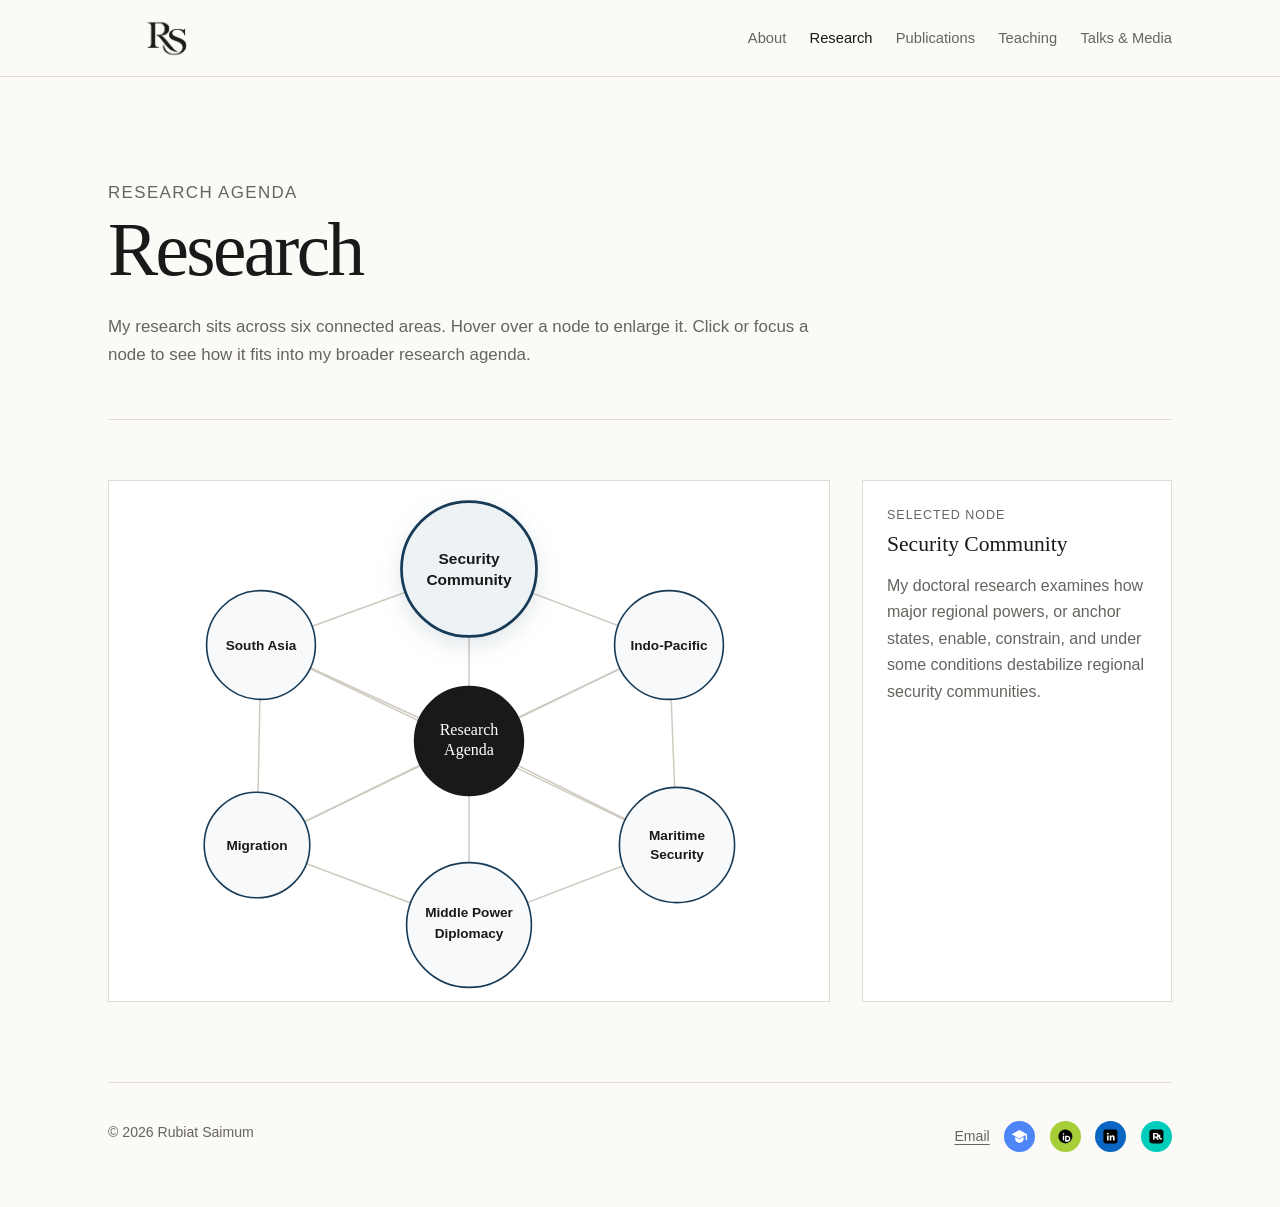
<file: research.html>
<!doctype html>
<html lang="en">
<head>
  <meta charset="utf-8">
  <meta name="viewport" content="width=device-width, initial-scale=1">
  <title>Research | Rubiat Saimum</title>
  <meta name="description" content="Rubiat Saimum’s research connects security communities, South Asia, the Indo-Pacific, migration, maritime security, and middle-power diplomacy.">
  <meta name="author" content="Rubiat Saimum">
  <meta name="robots" content="index, follow">
  <link rel="canonical" href="https://rubiatsaimum.com/research.html">
  <link rel="icon" href="favicon.svg" type="image/svg+xml">
  <meta property="og:type" content="website">
  <meta property="og:title" content="Research | Rubiat Saimum">
  <meta property="og:description" content="Research on security communities, South Asia, the Indo-Pacific, migration, maritime security, and middle-power diplomacy.">
  <meta property="og:url" content="https://rubiatsaimum.com/research.html">
  <meta property="og:image" content="https://rubiatsaimum.com/presentation-talk.jpg">
  <meta property="og:image:alt" content="Rubiat Saimum speaking at an academic event">
  <meta name="twitter:card" content="summary_large_image">
  <meta name="twitter:title" content="Research | Rubiat Saimum">
  <meta name="twitter:description" content="Research on security communities, South Asia, the Indo-Pacific, migration, maritime security, and middle-power diplomacy.">
  <meta name="twitter:image" content="https://rubiatsaimum.com/presentation-talk.jpg">
  <link rel="stylesheet" href="styles.css">
</head>
<body>
<a class="skip-link" href="#main">Skip to content</a>
<header class="site-header">
  <div class="header-inner">
    <a class="brand" href="index.html" aria-label="Rubiat Saimum home"><img src="rs-monogram.png" alt="RS monogram logo"></a>
    <button class="menu-button" aria-expanded="false" aria-controls="site-nav">Menu</button>
    <nav class="nav" id="site-nav" aria-label="Primary navigation">
      <a href="index.html">About</a>
      <a href="research.html" aria-current="page">Research</a>
      <a href="publications.html">Publications</a>
      <a href="teaching.html">Teaching</a>
      <a href="talks.html">Talks &amp; Media</a>
    </nav>
  </div>
</header>

<main id="main">
  <section class="page-hero research-hero">
    <p class="eyebrow">Research agenda</p>
    <h1>Research</h1>
    <p>My research sits across six connected areas. Hover over a node to enlarge it. Click or focus a node to see how it fits into my broader research agenda.</p>
  </section>

  <section class="research-network-section" aria-label="Interactive research network">
    <div class="network-layout">
      <div class="network-canvas">
        <svg class="research-network" viewBox="0 0 900 650" role="img" aria-labelledby="network-svg-title network-svg-desc">
          <title id="network-svg-title">Rubiat Saimum research network</title>
          <desc id="network-svg-desc">An interactive network connecting Indo-Pacific, South Asia, Migration, Maritime Security, Middle Power Diplomacy, and Security Community.</desc>

          <g class="network-edges" aria-hidden="true">
            <line x1="450" y1="325" x2="450" y2="110"></line>
            <line x1="450" y1="325" x2="700" y2="205"></line>
            <line x1="450" y1="325" x2="710" y2="455"></line>
            <line x1="450" y1="325" x2="450" y2="555"></line>
            <line x1="450" y1="325" x2="185" y2="455"></line>
            <line x1="450" y1="325" x2="190" y2="205"></line>

            <line x1="450" y1="110" x2="700" y2="205"></line>
            <line x1="700" y1="205" x2="710" y2="455"></line>
            <line x1="710" y1="455" x2="450" y2="555"></line>
            <line x1="450" y1="555" x2="185" y2="455"></line>
            <line x1="185" y1="455" x2="190" y2="205"></line>
            <line x1="190" y1="205" x2="450" y2="110"></line>
            <line x1="190" y1="205" x2="710" y2="455"></line>
            <line x1="700" y1="205" x2="185" y2="455"></line>
          </g>

          <g class="network-center" aria-hidden="true">
            <circle cx="450" cy="325" r="68"></circle>
            <text x="450" y="317" text-anchor="middle">Research</text>
            <text x="450" y="343" text-anchor="middle">Agenda</text>
          </g>

          <g transform="translate(450 110)">
            <g class="network-node" tabindex="0" role="button" aria-label="Security Community" data-research-node="security-community">
              <circle r="74"></circle>
              <text text-anchor="middle" y="-6">Security</text>
              <text text-anchor="middle" y="18">Community</text>
            </g>
          </g>

          <g transform="translate(700 205)">
            <g class="network-node" tabindex="0" role="button" aria-label="Indo-Pacific" data-research-node="indo-pacific">
              <circle r="68"></circle>
              <text text-anchor="middle" y="6">Indo-Pacific</text>
            </g>
          </g>

          <g transform="translate(710 455)">
            <g class="network-node" tabindex="0" role="button" aria-label="Maritime Security" data-research-node="maritime-security">
              <circle r="72"></circle>
              <text text-anchor="middle" y="-6">Maritime</text>
              <text text-anchor="middle" y="18">Security</text>
            </g>
          </g>

          <g transform="translate(450 555)">
            <g class="network-node" tabindex="0" role="button" aria-label="Middle Power Diplomacy" data-research-node="middle-power">
              <circle r="78"></circle>
              <text text-anchor="middle" y="-10">Middle Power</text>
              <text text-anchor="middle" y="16">Diplomacy</text>
            </g>
          </g>

          <g transform="translate(185 455)">
            <g class="network-node" tabindex="0" role="button" aria-label="Migration" data-research-node="migration">
              <circle r="66"></circle>
              <text text-anchor="middle" y="6">Migration</text>
            </g>
          </g>

          <g transform="translate(190 205)">
            <g class="network-node" tabindex="0" role="button" aria-label="South Asia" data-research-node="south-asia">
              <circle r="68"></circle>
              <text text-anchor="middle" y="6">South Asia</text>
            </g>
          </g>
        </svg>
      </div>

      <aside class="network-detail" aria-live="polite">
        <p class="network-detail-label">Selected node</p>
        <h3 id="network-detail-title">Security Community</h3>
        <p id="network-detail-text">My doctoral research examines how major regional powers, or anchor states, enable, constrain, and under some conditions destabilize regional security communities.</p>
      </aside>
    </div>
  </section>
</main>

<footer>
  <div>© <span data-year></span> Rubiat Saimum</div>
  <div class="footer-links icon-links">
    <a href="mailto:rubiat.saimum@queensu.ca">Email</a>
    <a class="icon-link scholar" href="https://scholar.google.com/citations?user=NE5JdIwAAAAJ&hl=en" target="_blank" rel="noopener" aria-label="Google Scholar" title="Google Scholar">
      <svg viewBox="0 0 24 24" aria-hidden="true"><path d="M12 3 1 9l11 6 9-4.91V17h2V9L12 3Zm-6 9.97V16c0 2.76 2.69 5 6 5s6-2.24 6-5v-3.03l-6 3.27-6-3.27Z"/></svg>
    </a>
    <a class="icon-link orcid" href="https://orcid.org/0000-0001-8990-4935" target="_blank" rel="noopener" aria-label="ORCID" title="ORCID">
      <svg viewBox="0 0 24 24" aria-hidden="true"><circle cx="12" cy="12" r="10"/><path d="M9.28 7.54a1.18 1.18 0 1 1 0 2.36 1.18 1.18 0 0 1 0-2.36Zm-1 3.37h2v6.62h-2Zm3.33 0h3.03c2.89 0 4.48 1.9 4.48 4.31 0 2.63-1.91 4.31-4.55 4.31h-2.96Zm2 1.79v4.75h.77c1.61 0 2.88-.8 2.88-2.38 0-1.46-1.11-2.37-2.83-2.37Z" fill="#fff"/></svg>
    </a>
    <a class="icon-link linkedin" href="https://www.linkedin.com/in/rubiat-s-39254a151/" target="_blank" rel="noopener" aria-label="LinkedIn" title="LinkedIn">
      <svg viewBox="0 0 24 24" aria-hidden="true"><rect x="2" y="2" width="20" height="20" rx="3" ry="3"/><path d="M8.34 9.25a1.31 1.31 0 1 1 0-2.62 1.31 1.31 0 0 1 0 2.62ZM7.2 10.64h2.28v7.16H7.2Zm3.71 0h2.18v.98h.03c.3-.58 1.05-1.2 2.17-1.2 2.32 0 2.75 1.53 2.75 3.53v3.85h-2.28V14.4c0-.81-.01-1.85-1.13-1.85-1.13 0-1.31.88-1.31 1.79v3.46h-2.28Z" fill="#fff"/></svg>
    </a>
    <a class="icon-link researchgate" href="https://www.researchgate.net/profile/Rubiat-Saimum" target="_blank" rel="noopener" aria-label="ResearchGate" title="ResearchGate">
      <svg viewBox="0 0 24 24" aria-hidden="true"><rect x="2" y="2" width="20" height="20" rx="4" ry="4"/><path d="M7.2 16.95V7.12h4.36c2.38 0 3.92 1.38 3.92 3.48 0 1.58-.9 2.7-2.34 3.15l2.67 3.2h-2.6l-2.29-2.95H9.39v2.95Zm2.19-4.78h1.82c1.2 0 1.95-.59 1.95-1.53 0-.97-.72-1.55-1.95-1.55H9.39Zm8.31 4.78v-1.58h-1.01c-.91 0-1.36-.4-1.36-1.26V9.53h2.19v4.03c0 .39.16.57.56.57h1.62v2.82Z" fill="#fff"/></svg>
    </a>
  </div>
</footer>

<script src="script.js"></script>
</body>
</html>
</file>
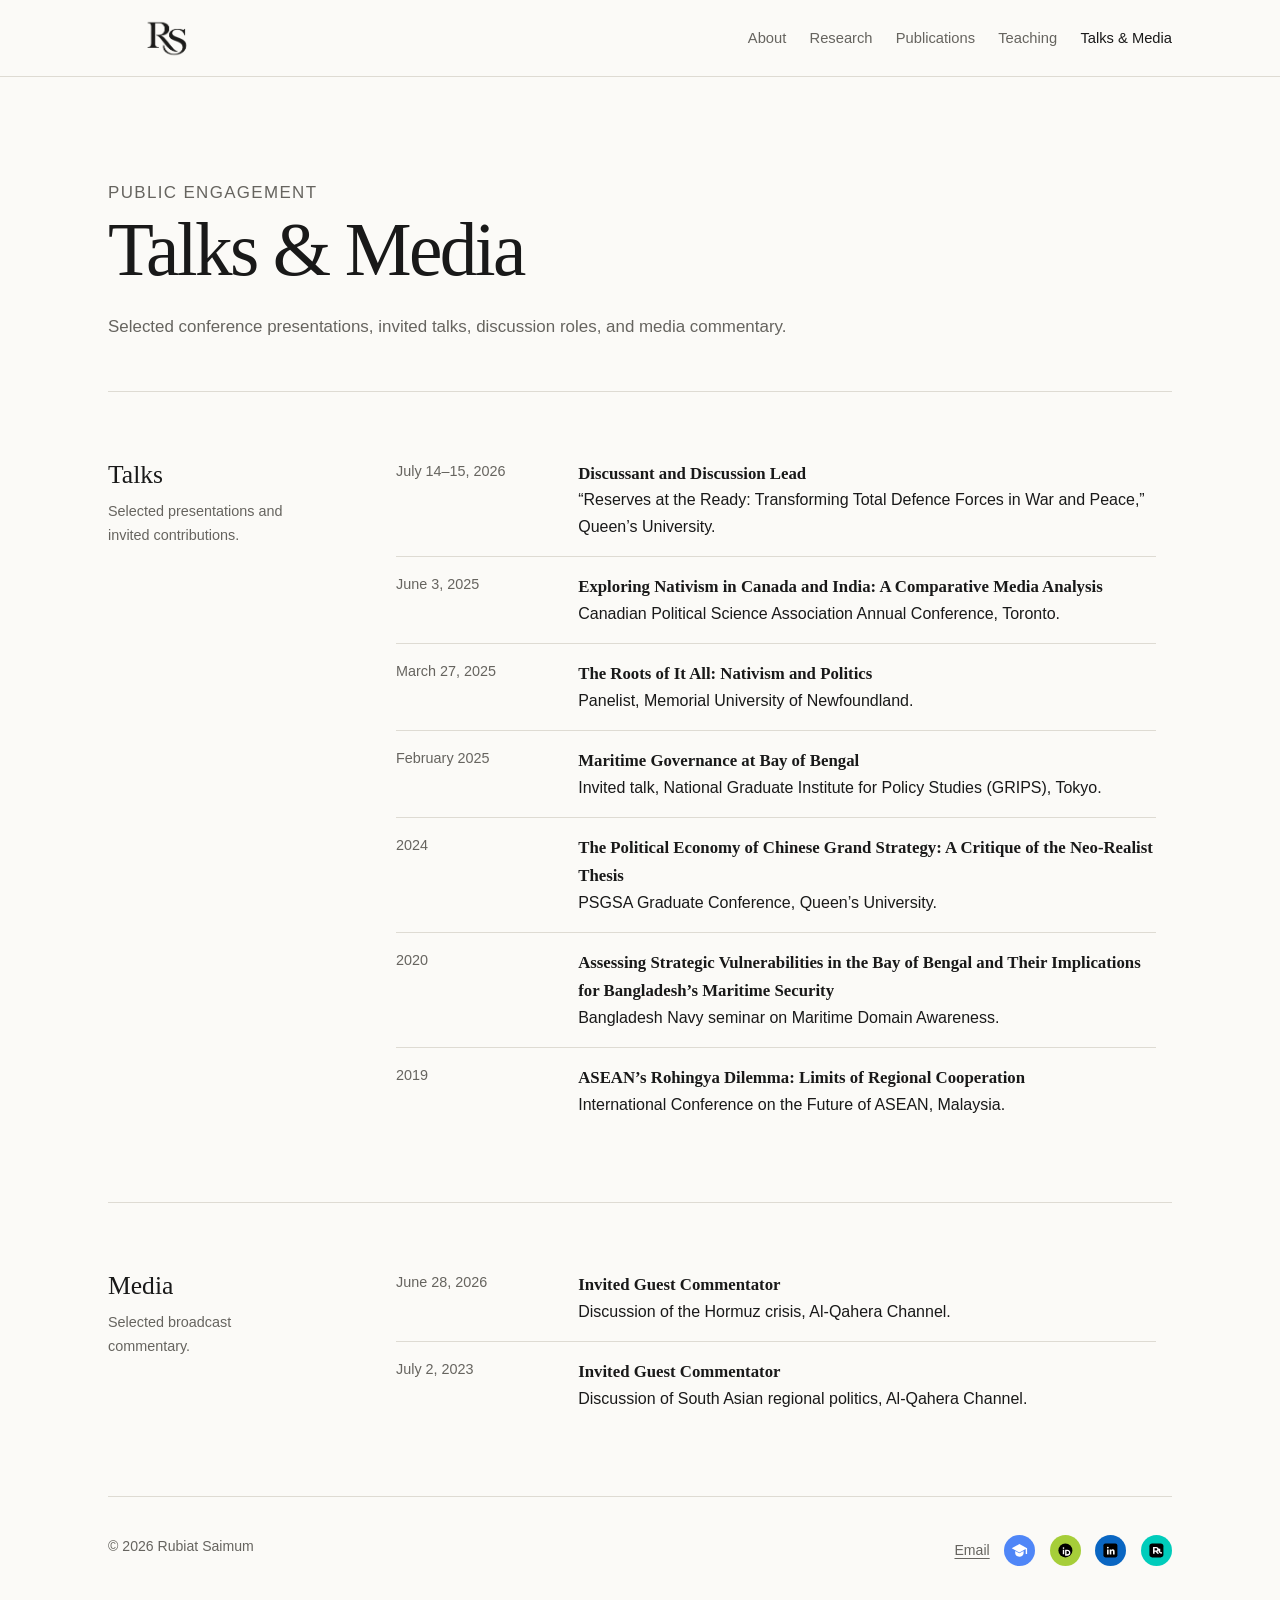
<file: talks.html>
<!doctype html><html lang="en"><head>
  <meta charset="utf-8">
  <meta name="viewport" content="width=device-width, initial-scale=1">
  <title>Talks &amp; Media | Rubiat Saimum</title>
  <meta name="description" content="Selected conference presentations, invited talks, and media appearances by Rubiat Saimum">
  <meta name="author" content="Rubiat Saimum">
  <meta name="robots" content="index, follow">
  <link rel="canonical" href="https://rubiatsaimum.com/talks.html">
  <link rel="icon" href="favicon.svg" type="image/svg+xml">
  <meta property="og:type" content="website">
  <meta property="og:title" content="Talks &amp; Media | Rubiat Saimum">
  <meta property="og:description" content="Selected conference presentations, invited talks, and media appearances by Rubiat Saimum">
  <meta property="og:url" content="https://rubiatsaimum.com/talks.html">
  <meta property="og:image" content="https://rubiatsaimum.com/presentation-talk.jpg">
  <meta property="og:image:alt" content="Rubiat Saimum speaking at an academic event">
  <meta name="twitter:card" content="summary_large_image">
  <meta name="twitter:title" content="Talks &amp; Media | Rubiat Saimum">
  <meta name="twitter:description" content="Selected conference presentations, invited talks, and media appearances by Rubiat Saimum">
  <meta name="twitter:image" content="https://rubiatsaimum.com/presentation-talk.jpg">
  <link rel="stylesheet" href="styles.css">
</head><body><a class="skip-link" href="#main">Skip to content</a><header class="site-header"><div class="header-inner"><a class="brand" href="index.html" aria-label="Rubiat Saimum home"><img src="rs-monogram.png" alt="RS monogram logo"></a><button class="menu-button" aria-expanded="false" aria-controls="site-nav">Menu</button><nav class="nav" id="site-nav" aria-label="Primary navigation"><a href="index.html">About</a><a href="research.html">Research</a><a href="publications.html">Publications</a><a href="teaching.html">Teaching</a><a href="talks.html" aria-current="page">Talks & Media</a></nav></div></header><main id="main"><section class="page-hero"><p class="eyebrow">Public engagement</p><h1>Talks & Media</h1><p>Selected conference presentations, invited talks, discussion roles, and media commentary.</p></section><section class="section"><div class="section-grid"><div><h2 class="section-title">Talks</h2><p class="section-kicker">Selected presentations and invited contributions.</p></div><div class="content"><ul class="timeline"><li><div class="date">July 14–15, 2026</div><div><strong>Discussant and Discussion Lead</strong><br>“Reserves at the Ready: Transforming Total Defence Forces in War and Peace,” Queen’s University.</div></li><li><div class="date">June 3, 2025</div><div><strong>Exploring Nativism in Canada and India: A Comparative Media Analysis</strong><br>Canadian Political Science Association Annual Conference, Toronto.</div></li><li><div class="date">March 27, 2025</div><div><strong>The Roots of It All: Nativism and Politics</strong><br>Panelist, Memorial University of Newfoundland.</div></li><li><div class="date">February 2025</div><div><strong>Maritime Governance at Bay of Bengal</strong><br>Invited talk, National Graduate Institute for Policy Studies (GRIPS), Tokyo.</div></li><li><div class="date">2024</div><div><strong>The Political Economy of Chinese Grand Strategy: A Critique of the Neo-Realist Thesis</strong><br>PSGSA Graduate Conference, Queen’s University.</div></li><li><div class="date">2020</div><div><strong>Assessing Strategic Vulnerabilities in the Bay of Bengal and Their Implications for Bangladesh’s Maritime Security</strong><br>Bangladesh Navy seminar on Maritime Domain Awareness.</div></li><li><div class="date">2019</div><div><strong>ASEAN’s Rohingya Dilemma: Limits of Regional Cooperation</strong><br>International Conference on the Future of ASEAN, Malaysia.</div></li></ul></div></div></section><section class="section"><div class="section-grid"><div><h2 class="section-title">Media</h2><p class="section-kicker">Selected broadcast commentary.</p></div><div class="content"><ul class="timeline"><li><div class="date">June 28, 2026</div><div><strong>Invited Guest Commentator</strong><br>Discussion of the Hormuz crisis, Al-Qahera Channel.</div></li><li><div class="date">July 2, 2023</div><div><strong>Invited Guest Commentator</strong><br>Discussion of South Asian regional politics, Al-Qahera Channel.</div></li></ul></div></div></section></main><footer><div>© <span data-year></span> Rubiat Saimum</div><div class="footer-links icon-links">
    <a href="mailto:rubiat.saimum@queensu.ca">Email</a>
    <a class="icon-link scholar" href="https://scholar.google.com/citations?user=NE5JdIwAAAAJ&hl=en" target="_blank" rel="noopener" aria-label="Google Scholar" title="Google Scholar">
      <svg viewBox="0 0 24 24" aria-hidden="true"><path d="M12 3 1 9l11 6 9-4.91V17h2V9L12 3Zm-6 9.97V16c0 2.76 2.69 5 6 5s6-2.24 6-5v-3.03l-6 3.27-6-3.27Z"/></svg>
    </a>
    <a class="icon-link orcid" href="https://orcid.org/0000-0001-8990-4935" target="_blank" rel="noopener" aria-label="ORCID" title="ORCID">
      <svg viewBox="0 0 24 24" aria-hidden="true"><circle cx="12" cy="12" r="10"/><path d="M9.28 7.54a1.18 1.18 0 1 1 0 2.36 1.18 1.18 0 0 1 0-2.36Zm-1 3.37h2v6.62h-2Zm3.33 0h3.03c2.89 0 4.48 1.9 4.48 4.31 0 2.63-1.91 4.31-4.55 4.31h-2.96Zm2 1.79v4.75h.77c1.61 0 2.88-.8 2.88-2.38 0-1.46-1.11-2.37-2.83-2.37Z" fill="#fff"/></svg>
    </a>
    <a class="icon-link linkedin" href="https://www.linkedin.com/in/rubiat-s-39254a151/" target="_blank" rel="noopener" aria-label="LinkedIn" title="LinkedIn">
      <svg viewBox="0 0 24 24" aria-hidden="true"><rect x="2" y="2" width="20" height="20" rx="3" ry="3"/><path d="M8.34 9.25a1.31 1.31 0 1 1 0-2.62 1.31 1.31 0 0 1 0 2.62ZM7.2 10.64h2.28v7.16H7.2Zm3.71 0h2.18v.98h.03c.3-.58 1.05-1.2 2.17-1.2 2.32 0 2.75 1.53 2.75 3.53v3.85h-2.28V14.4c0-.81-.01-1.85-1.13-1.85-1.13 0-1.31.88-1.31 1.79v3.46h-2.28Z" fill="#fff"/></svg>
    </a>
    <a class="icon-link researchgate" href="https://www.researchgate.net/profile/Rubiat-Saimum" target="_blank" rel="noopener" aria-label="ResearchGate" title="ResearchGate">
      <svg viewBox="0 0 24 24" aria-hidden="true"><rect x="2" y="2" width="20" height="20" rx="4" ry="4"/><path d="M7.2 16.95V7.12h4.36c2.38 0 3.92 1.38 3.92 3.48 0 1.58-.9 2.7-2.34 3.15l2.67 3.2h-2.6l-2.29-2.95H9.39v2.95Zm2.19-4.78h1.82c1.2 0 1.95-.59 1.95-1.53 0-.97-.72-1.55-1.95-1.55H9.39Zm8.31 4.78v-1.58h-1.01c-.91 0-1.36-.4-1.36-1.26V9.53h2.19v4.03c0 .39.16.57.56.57h1.62v2.82Z" fill="#fff"/></svg>
    </a>
  </div></footer><script src="script.js"></script></body></html>
</file>
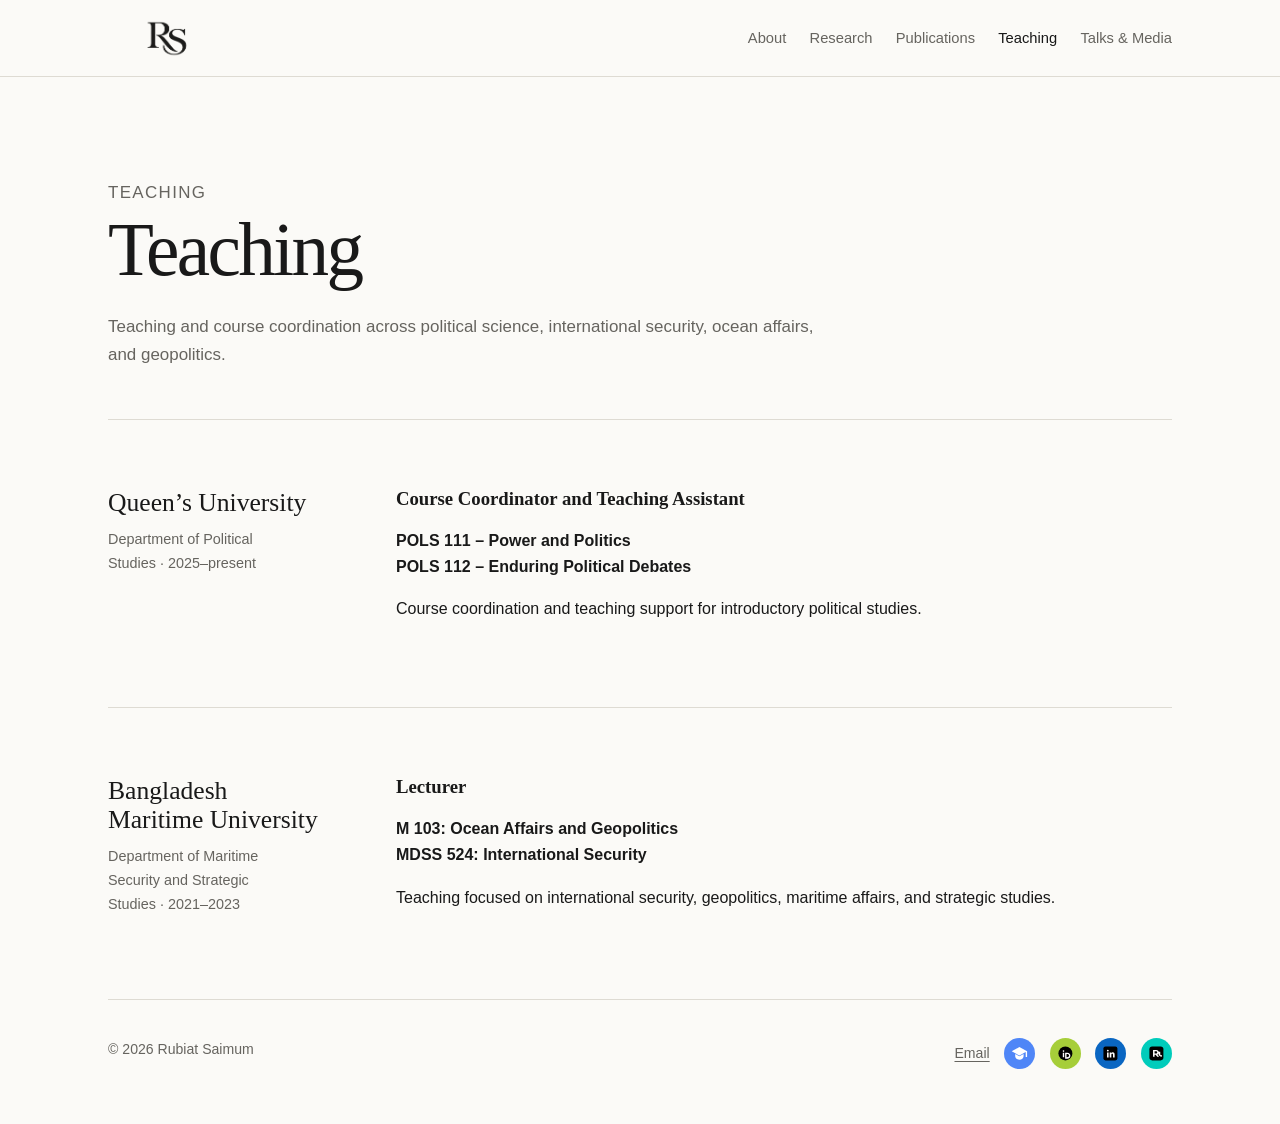
<file: teaching.html>
<!doctype html><html lang="en"><head>
  <meta charset="utf-8">
  <meta name="viewport" content="width=device-width, initial-scale=1">
  <title>Teaching | Rubiat Saimum</title>
  <meta name="description" content="Teaching experience of Rubiat Saimum at Queen’s University and Bangladesh Maritime University in political studies, international security, ocean affairs, and geopolitics">
  <meta name="author" content="Rubiat Saimum">
  <meta name="robots" content="index, follow">
  <link rel="canonical" href="https://rubiatsaimum.com/teaching.html">
  <link rel="icon" href="favicon.svg" type="image/svg+xml">
  <meta property="og:type" content="website">
  <meta property="og:title" content="Teaching | Rubiat Saimum">
  <meta property="og:description" content="Teaching experience of Rubiat Saimum at Queen’s University and Bangladesh Maritime University in political studies, international security, ocean affairs, and geopolitics">
  <meta property="og:url" content="https://rubiatsaimum.com/teaching.html">
  <meta property="og:image" content="https://rubiatsaimum.com/presentation-talk.jpg">
  <meta property="og:image:alt" content="Rubiat Saimum speaking at an academic event">
  <meta name="twitter:card" content="summary_large_image">
  <meta name="twitter:title" content="Teaching | Rubiat Saimum">
  <meta name="twitter:description" content="Teaching experience of Rubiat Saimum at Queen’s University and Bangladesh Maritime University in political studies, international security, ocean affairs, and geopolitics">
  <meta name="twitter:image" content="https://rubiatsaimum.com/presentation-talk.jpg">
  <link rel="stylesheet" href="styles.css">
</head><body><a class="skip-link" href="#main">Skip to content</a><header class="site-header"><div class="header-inner"><a class="brand" href="index.html" aria-label="Rubiat Saimum home"><img src="rs-monogram.png" alt="RS monogram logo"></a><button class="menu-button" aria-expanded="false" aria-controls="site-nav">Menu</button><nav class="nav" id="site-nav" aria-label="Primary navigation"><a href="index.html">About</a><a href="research.html">Research</a><a href="publications.html">Publications</a><a href="teaching.html" aria-current="page">Teaching</a><a href="talks.html">Talks & Media</a></nav></div></header><main id="main"><section class="page-hero"><p class="eyebrow">Teaching</p><h1>Teaching</h1><p>Teaching and course coordination across political science, international security, ocean affairs, and geopolitics.</p></section><section class="section"><div class="section-grid"><div><h2 class="section-title">Queen’s University</h2><p class="section-kicker">Department of Political Studies · 2025–present</p></div><div class="content"><h3>Course Coordinator and Teaching Assistant</h3><p><strong>POLS 111 – Power and Politics</strong><br><strong>POLS 112 – Enduring Political Debates</strong></p><p>Course coordination and teaching support for introductory political studies.</p></div></div></section><section class="section"><div class="section-grid"><div><h2 class="section-title">Bangladesh Maritime University</h2><p class="section-kicker">Department of Maritime Security and Strategic Studies · 2021–2023</p></div><div class="content"><h3>Lecturer</h3><p><strong>M 103: Ocean Affairs and Geopolitics</strong><br><strong>MDSS 524: International Security</strong></p><p>Teaching focused on international security, geopolitics, maritime affairs, and strategic studies.</p></div></div></section></main><footer><div>© <span data-year></span> Rubiat Saimum</div><div class="footer-links icon-links">
    <a href="mailto:rubiat.saimum@queensu.ca">Email</a>
    <a class="icon-link scholar" href="https://scholar.google.com/citations?user=NE5JdIwAAAAJ&hl=en" target="_blank" rel="noopener" aria-label="Google Scholar" title="Google Scholar">
      <svg viewBox="0 0 24 24" aria-hidden="true"><path d="M12 3 1 9l11 6 9-4.91V17h2V9L12 3Zm-6 9.97V16c0 2.76 2.69 5 6 5s6-2.24 6-5v-3.03l-6 3.27-6-3.27Z"/></svg>
    </a>
    <a class="icon-link orcid" href="https://orcid.org/0000-0001-8990-4935" target="_blank" rel="noopener" aria-label="ORCID" title="ORCID">
      <svg viewBox="0 0 24 24" aria-hidden="true"><circle cx="12" cy="12" r="10"/><path d="M9.28 7.54a1.18 1.18 0 1 1 0 2.36 1.18 1.18 0 0 1 0-2.36Zm-1 3.37h2v6.62h-2Zm3.33 0h3.03c2.89 0 4.48 1.9 4.48 4.31 0 2.63-1.91 4.31-4.55 4.31h-2.96Zm2 1.79v4.75h.77c1.61 0 2.88-.8 2.88-2.38 0-1.46-1.11-2.37-2.83-2.37Z" fill="#fff"/></svg>
    </a>
    <a class="icon-link linkedin" href="https://www.linkedin.com/in/rubiat-s-39254a151/" target="_blank" rel="noopener" aria-label="LinkedIn" title="LinkedIn">
      <svg viewBox="0 0 24 24" aria-hidden="true"><rect x="2" y="2" width="20" height="20" rx="3" ry="3"/><path d="M8.34 9.25a1.31 1.31 0 1 1 0-2.62 1.31 1.31 0 0 1 0 2.62ZM7.2 10.64h2.28v7.16H7.2Zm3.71 0h2.18v.98h.03c.3-.58 1.05-1.2 2.17-1.2 2.32 0 2.75 1.53 2.75 3.53v3.85h-2.28V14.4c0-.81-.01-1.85-1.13-1.85-1.13 0-1.31.88-1.31 1.79v3.46h-2.28Z" fill="#fff"/></svg>
    </a>
    <a class="icon-link researchgate" href="https://www.researchgate.net/profile/Rubiat-Saimum" target="_blank" rel="noopener" aria-label="ResearchGate" title="ResearchGate">
      <svg viewBox="0 0 24 24" aria-hidden="true"><rect x="2" y="2" width="20" height="20" rx="4" ry="4"/><path d="M7.2 16.95V7.12h4.36c2.38 0 3.92 1.38 3.92 3.48 0 1.58-.9 2.7-2.34 3.15l2.67 3.2h-2.6l-2.29-2.95H9.39v2.95Zm2.19-4.78h1.82c1.2 0 1.95-.59 1.95-1.53 0-.97-.72-1.55-1.95-1.55H9.39Zm8.31 4.78v-1.58h-1.01c-.91 0-1.36-.4-1.36-1.26V9.53h2.19v4.03c0 .39.16.57.56.57h1.62v2.82Z" fill="#fff"/></svg>
    </a>
  </div></footer><script src="script.js"></script></body></html>
</file>
<file: styles.css>
:root {
  --bg: #fbfaf7;
  --surface: #ffffff;
  --text: #191919;
  --muted: #66645f;
  --line: #dedbd3;
  --accent: #173b57;
  --accent-soft: #edf2f5;
  --max: 1120px;
  --content: 760px;
}

* { box-sizing: border-box; }
html { scroll-behavior: smooth; }
body {
  margin: 0;
  background: var(--bg);
  color: var(--text);
  font-family: Inter, ui-sans-serif, -apple-system, BlinkMacSystemFont, "Segoe UI", sans-serif;
  line-height: 1.65;
  -webkit-font-smoothing: antialiased;
}

a { color: var(--accent); text-decoration-thickness: 1px; text-underline-offset: 3px; }
a:hover { text-decoration-thickness: 2px; }

.skip-link { position: absolute; left: -9999px; top: 0; background: var(--text); color: white; padding: .6rem .8rem; z-index: 100; }
.skip-link:focus { left: .75rem; top: .75rem; }

.site-header {
  border-bottom: 1px solid var(--line);
  background: rgba(251,250,247,.96);
  position: sticky;
  top: 0;
  z-index: 20;
  backdrop-filter: blur(10px);
}
.header-inner {
  max-width: var(--max);
  margin: 0 auto;
  min-height: 76px;
  display: flex;
  align-items: center;
  justify-content: space-between;
  gap: 2rem;
  padding: 0 28px;
}
.brand {
  color: var(--text);
  text-decoration: none;
  font-family: Georgia, "Times New Roman", serif;
  font-size: 1.22rem;
  letter-spacing: .01em;
  font-weight: 700;
}
.brand img {
  display: block;
  height: 42px;
  width: auto;
}
.nav { display: flex; gap: 1.45rem; align-items: center; }
.nav a {
  color: var(--muted);
  text-decoration: none;
  font-size: .92rem;
}
.nav a:hover, .nav a[aria-current="page"] { color: var(--text); }
.menu-button { display: none; border: 1px solid var(--line); background: transparent; padding: .48rem .65rem; font: inherit; }

main { max-width: var(--max); margin: 0 auto; padding: 0 28px; }
.hero {
  display: grid;
  grid-template-columns: minmax(0, 1fr) 250px;
  gap: 5rem;
  padding: 96px 0 72px;
  border-bottom: 1px solid var(--line);
}
.eyebrow { margin: 0 0 .8rem; color: var(--muted); font-size: .88rem; letter-spacing: .08em; text-transform: uppercase; }
h1, h2, h3 { font-family: Georgia, "Times New Roman", serif; line-height: 1.14; }
h1 { margin: 0; font-size: clamp(3rem, 7vw, 5.9rem); font-weight: 500; letter-spacing: -.035em; }
.hero-copy { max-width: 720px; }
.hero-copy .lead { margin: 1.65rem 0 0; font-size: 1.23rem; color: #363532; max-width: 680px; }
.hero-meta { align-self: end; border-top: 1px solid var(--line); padding-top: 1rem; font-size: .93rem; color: var(--muted); }
.hero-meta p { margin: .28rem 0; }


.photo-strip {
  display: grid;
  grid-template-columns: 1.35fr .8fr 1.35fr;
  gap: 14px;
  padding: 22px 0 0;
}
.photo-card {
  margin: 0;
  overflow: hidden;
  background: var(--surface);
  border: 1px solid var(--line);
}
.photo-card img {
  display: block;
  width: 100%;
  height: 100%;
  object-fit: cover;
}
.photo-card-wide { aspect-ratio: 1.42 / 1; }
.photo-card-tall { aspect-ratio: .72 / 1; }
.photo-card-wide img { object-position: center center; }
.photo-card-tall img { object-position: center 42%; }

.section { padding: 68px 0; border-bottom: 1px solid var(--line); }
.section-grid { display: grid; grid-template-columns: 220px minmax(0, 1fr); gap: 4.25rem; }
.section-title { margin: 0; font-size: 1.6rem; font-weight: 500; }
.section-kicker { color: var(--muted); font-size: .9rem; margin-top: .7rem; max-width: 185px; }
.content { max-width: var(--content); }
.content > :first-child { margin-top: 0; }
.content p { margin: 0 0 1rem; }

.topic-grid { display: grid; grid-template-columns: repeat(2, minmax(0,1fr)); gap: 1rem; }
.topic { background: var(--surface); border: 1px solid var(--line); padding: 1.2rem 1.25rem; }
.topic h3 { margin: 0 0 .45rem; font-size: 1.12rem; }
.topic p { color: var(--muted); margin: 0; font-size: .94rem; }

.pub-list { list-style: none; margin: 0; padding: 0; }
.pub-item { padding: 1.15rem 0 1.35rem; border-top: 1px solid var(--line); }
.pub-item:first-child { border-top: 0; padding-top: 0; }
.pub-year { font-size: .84rem; color: var(--muted); letter-spacing: .06em; text-transform: uppercase; margin-bottom: .25rem; }
.pub-title { font-family: Georgia, "Times New Roman", serif; font-size: 1.15rem; line-height: 1.35; margin-bottom: .18rem; }
.pub-meta { color: var(--muted); font-size: .94rem; }
.pub-links { margin-top: .35rem; font-size: .89rem; }
.pub-links a { margin-right: .9rem; }

.page-hero { padding: 82px 0 50px; border-bottom: 1px solid var(--line); }
.page-hero h1 { font-size: clamp(2.8rem, 6vw, 4.7rem); }
.page-hero p { max-width: 720px; color: var(--muted); font-size: 1.06rem; margin: 1.25rem 0 0; }
.category { padding: 54px 0 18px; }
.category h2 { font-size: 1.7rem; font-weight: 500; margin: 0 0 1.4rem; }
.year-group { display: grid; grid-template-columns: 90px minmax(0,1fr); gap: 2rem; padding: 1.1rem 0 1.8rem; border-top: 1px solid var(--line); }
.year-group:first-of-type { border-top: 0; }
.year-label { color: var(--muted); font-size: .9rem; padding-top: .18rem; }

.timeline { list-style: none; margin: 0; padding: 0; }
.timeline li { display: grid; grid-template-columns: 155px minmax(0,1fr); gap: 1.7rem; padding: 1rem 0; border-top: 1px solid var(--line); }
.timeline li:first-child { border-top: 0; padding-top: 0; }
.date { color: var(--muted); font-size: .9rem; }
.timeline strong { font-family: Georgia, "Times New Roman", serif; font-size: 1.05rem; font-weight: 600; }

.button-row { display: flex; gap: .8rem; flex-wrap: wrap; margin-top: 1.35rem; }
.button { display: inline-block; border: 1px solid var(--text); color: var(--text); text-decoration: none; padding: .64rem .9rem; font-size: .9rem; }
.button:hover { background: var(--text); color: white; }
.button.secondary { border-color: var(--line); color: var(--muted); }
.button.secondary:hover { border-color: var(--text); color: var(--text); background: transparent; }

footer { max-width: var(--max); margin: 0 auto; padding: 38px 28px 55px; display: flex; justify-content: space-between; gap: 2rem; color: var(--muted); font-size: .88rem; }
footer a { color: inherit; }

@media (max-width: 820px) {
  .header-inner { min-height: 66px; }
  .menu-button { display: block; }
  .nav { display: none; position: absolute; top: 66px; left: 0; right: 0; background: var(--bg); border-bottom: 1px solid var(--line); padding: 1rem 28px 1.2rem; flex-direction: column; align-items: flex-start; gap: .75rem; }
  .nav.open { display: flex; }
  .hero { grid-template-columns: 1fr; gap: 2.5rem; padding: 64px 0 50px; }
  .hero-meta { max-width: 420px; }
  .photo-strip { grid-template-columns: 1fr 1fr; }
  .photo-card-wide:last-child { grid-column: 1 / -1; aspect-ratio: 1.8 / 1; }
  .section-grid { grid-template-columns: 1fr; gap: 2rem; }
  .section-kicker { max-width: 520px; }
  .topic-grid { grid-template-columns: 1fr; }
  .year-group { grid-template-columns: 1fr; gap: .5rem; }
  .timeline li { grid-template-columns: 1fr; gap: .25rem; }
  footer { flex-direction: column; }
}

@media (max-width: 520px) {
  .header-inner, main, footer { padding-left: 20px; padding-right: 20px; }
  h1 { font-size: 3.25rem; }
  .section { padding: 52px 0; }
  .photo-strip { grid-template-columns: 1fr; gap: 10px; padding-top: 16px; }
  .photo-card, .photo-card-wide, .photo-card-tall, .photo-card-wide:last-child { grid-column: auto; aspect-ratio: 4 / 3; }
}

.profile-links { display: flex; flex-wrap: wrap; gap: .55rem 1rem; margin-top: 1.1rem; font-size: .9rem; }
.profile-links a { color: var(--muted); }
.pub-title a { color: var(--text); text-decoration: none; }
.pub-title a:hover { color: var(--accent); text-decoration: underline; text-underline-offset: 4px; }
.footer-links { display: flex; flex-wrap: wrap; gap: .45rem .85rem; justify-content: flex-end; }
@media (max-width: 820px) { .footer-links { justify-content: flex-start; } }

/* Refined About page */
.photo-section .section-grid { align-items: start; }
.photo-strip-contained { padding-top: 0; }

/* Interactive research network */
.research-network-section {
  padding: 60px 0 80px;
  border-bottom: 1px solid var(--line);
}
.network-heading {
  display: flex;
  align-items: end;
  justify-content: space-between;
  gap: 2rem;
  margin-bottom: 1.5rem;
}
.network-heading h2 {
  margin: 0;
  font-size: 1.7rem;
  font-weight: 500;
}
.network-heading p {
  margin: 0;
  color: var(--muted);
  font-size: .92rem;
}
.network-layout {
  display: grid;
  grid-template-columns: minmax(0, 1fr) 310px;
  gap: 2rem;
  align-items: stretch;
}
.network-canvas {
  min-width: 0;
  background: var(--surface);
  border: 1px solid var(--line);
  overflow: hidden;
}
.research-network {
  display: block;
  width: 100%;
  height: auto;
  min-height: 520px;
}
.network-edges line {
  stroke: #cfcac0;
  stroke-width: 1.5;
  vector-effect: non-scaling-stroke;
}
.network-center circle {
  fill: var(--text);
  stroke: var(--text);
  stroke-width: 2;
}
.network-center text {
  fill: white;
  font-family: Georgia, "Times New Roman", serif;
  font-size: 20px;
  pointer-events: none;
}
.network-node {
  cursor: pointer;
  transform-box: fill-box;
  transform-origin: center;
  transition: transform .18s ease, filter .18s ease;
  outline: none;
}
.network-node circle {
  fill: #f7f9fa;
  stroke: var(--accent);
  stroke-width: 2;
  transition: fill .18s ease, stroke-width .18s ease;
}
.network-node text {
  fill: var(--text);
  font-family: Inter, ui-sans-serif, -apple-system, BlinkMacSystemFont, "Segoe UI", sans-serif;
  font-size: 17px;
  font-weight: 600;
  pointer-events: none;
}
.network-node:hover,
.network-node:focus,
.network-node.is-active {
  transform: scale(1.14);
  filter: drop-shadow(0 8px 12px rgba(23,59,87,.13));
}
.network-node:hover circle,
.network-node:focus circle,
.network-node.is-active circle {
  fill: var(--accent-soft);
  stroke-width: 3;
}
.network-detail {
  background: var(--surface);
  border: 1px solid var(--line);
  padding: 1.5rem;
  align-self: stretch;
}
.network-detail-label {
  margin: 0 0 .45rem;
  color: var(--muted);
  font-size: .78rem;
  letter-spacing: .08em;
  text-transform: uppercase;
}
.network-detail h3 {
  margin: 0 0 .8rem;
  font-size: 1.35rem;
  font-weight: 500;
}
.network-detail p:last-child {
  margin-bottom: 0;
  color: var(--muted);
}

@media (max-width: 900px) {
  .network-layout { grid-template-columns: 1fr; }
  .network-detail { min-height: 160px; }
}

@media (max-width: 620px) {
  .network-heading { align-items: flex-start; flex-direction: column; gap: .4rem; }
  .research-network-section { padding: 46px 0 60px; }
  .research-network { min-height: 390px; }
  .network-node text { font-size: 15px; }
}

/* Hero photo cluster */
.hero-with-photos {
  grid-template-columns: minmax(0, 1.05fr) minmax(300px, 420px) 250px;
  gap: 2.75rem;
  align-items: center;
}
.hero-photo-cluster {
  width: 320px;
  height: 320px;
  align-self: center;
  justify-self: center;
  position: relative;
  z-index: 2;
  border-radius: 50%;
}
.hero-photo-cluster::before {
  content: "";
  position: absolute;
  inset: -10px;
  border-radius: 50%;
  background: radial-gradient(circle, rgba(82,124,120,.10) 0%, rgba(82,124,120,.04) 58%, rgba(82,124,120,0) 74%);
  z-index: 0;
}
.hero-photo {
  margin: 0;
  overflow: hidden;
  background: var(--surface);
  position: absolute;
  inset: 0;
  border-radius: 50%;
  border: 4px solid rgba(255,255,255,.96);
  box-shadow: 0 18px 42px rgba(0,0,0,.14);
  opacity: 0;
  z-index: 1;
  animation: heroSlideshow 12s infinite;
}
.hero-photo img {
  display: block;
  width: 100%;
  height: 100%;
  object-fit: cover;
}
.hero-photo-a { animation-delay: 0s; }
.hero-photo-a img { object-position: center center; }
.hero-photo-b { animation-delay: 4s; }
.hero-photo-b img { object-position: center 38%; }
.hero-photo-c { animation-delay: 8s; }
.hero-photo-c img { object-position: center center; }
.hero-photo:hover,
.hero-photo:focus-within {
  box-shadow: 0 20px 48px rgba(0,0,0,.18);
}

@keyframes heroSlideshow {
  0% { opacity: 0; transform: scale(1.012); }
  16.667% { opacity: 1; transform: scale(1); }
  33.333% { opacity: 1; transform: scale(1); }
  50% { opacity: 0; transform: scale(1.012); }
  100% { opacity: 0; transform: scale(1.012); }
}

.hero-photo-cluster:hover .hero-photo,
.hero-photo-cluster:focus-within .hero-photo {
  animation-play-state: paused;
}

@media (prefers-reduced-motion: reduce) {
  .hero-photo { animation: none; opacity: 0; }
  .hero-photo-a { opacity: 1; }
}

@media (max-width: 1040px) {
  .hero-with-photos {
    grid-template-columns: minmax(0, 1fr) 340px;
  }
  .hero-photo-cluster {
    width: 290px;
    height: 290px;
  }
  .hero-with-photos .hero-meta {
    grid-column: 1 / -1;
    max-width: 520px;
  }
}

@media (max-width: 820px) {
  .hero-with-photos { grid-template-columns: 1fr; gap: 2rem; }
  .hero-photo-cluster {
    width: min(100%, 310px);
    height: min(100vw - 48px, 310px);
  }
  .hero-with-photos .hero-meta { grid-column: auto; }
}


.icon-links {
  display: flex;
  flex-wrap: wrap;
  align-items: center;
  gap: .65rem .9rem;
}
.icon-link {
  display: inline-flex;
  align-items: center;
  justify-content: center;
  width: 1.95rem;
  height: 1.95rem;
  border-radius: 999px;
  text-decoration: none;
  transition: transform .18s ease, filter .18s ease, box-shadow .18s ease;
}
.icon-link:hover,
.icon-link:focus-visible {
  transform: translateY(-1px) scale(1.08);
  box-shadow: 0 6px 18px rgba(0,0,0,.12);
}
.icon-link svg {
  width: 1.05rem;
  height: 1.05rem;
  display: block;
}
.profile-links.icon-links { margin-top: 1.1rem; }
.profile-links.icon-links .icon-link { width: 2.2rem; height: 2.2rem; }
.footer-links.icon-links { justify-content: flex-end; }
.scholar { background: #4f86f7; color: #fff; }
.scholar svg { fill: currentColor; }
.orcid { background: #a6ce39; }
.linkedin { background: #0a66c2; }
.researchgate { background: #00ccbb; }
@media (max-width: 820px) { .footer-links.icon-links { justify-content: flex-start; } }

/* First-visit research network intro */
.site-intro {
  display: none;
  position: fixed;
  inset: 0;
  z-index: 9999;
  background: var(--bg);
  color: var(--text);
  opacity: 1;
  transition: opacity .5s ease, visibility .5s ease;
}
html.intro-pending .site-intro,
.site-intro.is-running { display: grid; place-items: center; }
body.intro-active { overflow: hidden; }
.site-intro.is-leaving { opacity: 0; visibility: hidden; pointer-events: none; }
.intro-stage {
  width: min(92vw, 880px);
  display: grid;
  justify-items: center;
  gap: .2rem;
}
.intro-network {
  display: block;
  width: 100%;
  max-height: 78vh;
  overflow: visible;
}
.intro-lines line {
  stroke: #c7c2b8;
  stroke-width: 1.4;
  vector-effect: non-scaling-stroke;
  stroke-dasharray: 900;
  stroke-dashoffset: 900;
  opacity: .78;
}
.intro-lines .outer { stroke: #ddd8ce; opacity: .56; }
.site-intro.is-running .intro-line { animation: intro-draw .78s cubic-bezier(.22,.8,.32,1) forwards; }
.site-intro.is-running .l1 { animation-delay: .18s; }
.site-intro.is-running .l2 { animation-delay: .26s; }
.site-intro.is-running .l3 { animation-delay: .34s; }
.site-intro.is-running .l4 { animation-delay: .42s; }
.site-intro.is-running .l5 { animation-delay: .50s; }
.site-intro.is-running .l6 { animation-delay: .58s; }
.site-intro.is-running .l7 { animation-delay: .72s; }
.site-intro.is-running .l8 { animation-delay: .78s; }
.site-intro.is-running .l9 { animation-delay: .84s; }
.site-intro.is-running .l10 { animation-delay: .90s; }
.site-intro.is-running .l11 { animation-delay: .96s; }
.site-intro.is-running .l12 { animation-delay: 1.02s; }

.intro-center { opacity: 0; transform-origin: 450px 325px; transform: scale(.72); }
.intro-center circle { fill: #fff; stroke: var(--text); stroke-width: 1.6; }
.site-intro.is-running .intro-center { animation: intro-center-in .65s cubic-bezier(.16,.84,.29,1.18) .05s forwards, intro-pulse .85s ease 1.55s 1; }

.intro-node {
  opacity: 0;
  transform-box: fill-box;
  transform-origin: center;
  scale: .65;
}
.intro-node circle { fill: #fff; stroke: #9b978f; stroke-width: 1.35; }
.intro-node text {
  fill: var(--text);
  font-family: Georgia, "Times New Roman", serif;
  font-size: 17px;
  pointer-events: none;
}
.site-intro.is-running .intro-node { animation: intro-node-in .5s cubic-bezier(.16,.84,.29,1.14) forwards; }
.site-intro.is-running .n1 { animation-delay: .46s; }
.site-intro.is-running .n2 { animation-delay: .58s; }
.site-intro.is-running .n3 { animation-delay: .70s; }
.site-intro.is-running .n4 { animation-delay: .82s; }
.site-intro.is-running .n5 { animation-delay: .94s; }
.site-intro.is-running .n6 { animation-delay: 1.06s; }

.intro-caption {
  opacity: 0;
  color: var(--muted);
  font-size: .82rem;
  letter-spacing: .11em;
  text-transform: uppercase;
  transform: translateY(8px);
}
.site-intro.is-running .intro-caption { animation: intro-caption-in .45s ease 1.42s forwards; }
.intro-skip {
  position: absolute;
  top: 24px;
  right: 28px;
  border: 0;
  background: transparent;
  color: var(--muted);
  font: inherit;
  font-size: .82rem;
  cursor: pointer;
  padding: .45rem .5rem;
}
.intro-skip:hover, .intro-skip:focus-visible { color: var(--text); text-decoration: underline; text-underline-offset: 4px; }

@keyframes intro-draw { to { stroke-dashoffset: 0; } }
@keyframes intro-center-in { to { opacity: 1; transform: scale(1); } }
@keyframes intro-node-in { to { opacity: 1; scale: 1; } }
@keyframes intro-caption-in { to { opacity: 1; transform: translateY(0); } }
@keyframes intro-pulse { 0%,100% { transform: scale(1); } 50% { transform: scale(1.07); } }

@media (max-width: 650px) {
  .intro-stage { width: min(98vw, 700px); }
  .intro-network { max-height: 72vh; }
  .intro-node text { font-size: 19px; }
  .intro-caption { width: 82%; text-align: center; font-size: .72rem; }
}
@media (prefers-reduced-motion: reduce) {
  .site-intro { display: none !important; }
}

/* Short repeat-visit version of the intro */
.site-intro.is-repeat { transition-duration: .28s; }
.site-intro.is-repeat .intro-line { animation-duration: .28s; }
.site-intro.is-repeat .l1 { animation-delay: .04s; }
.site-intro.is-repeat .l2 { animation-delay: .07s; }
.site-intro.is-repeat .l3 { animation-delay: .10s; }
.site-intro.is-repeat .l4 { animation-delay: .13s; }
.site-intro.is-repeat .l5 { animation-delay: .16s; }
.site-intro.is-repeat .l6 { animation-delay: .19s; }
.site-intro.is-repeat .l7 { animation-delay: .23s; }
.site-intro.is-repeat .l8 { animation-delay: .26s; }
.site-intro.is-repeat .l9 { animation-delay: .29s; }
.site-intro.is-repeat .l10 { animation-delay: .32s; }
.site-intro.is-repeat .l11 { animation-delay: .35s; }
.site-intro.is-repeat .l12 { animation-delay: .38s; }
.site-intro.is-repeat .intro-center {
  animation: intro-center-in .28s cubic-bezier(.16,.84,.29,1.18) .02s forwards, intro-pulse .34s ease .56s 1;
}
.site-intro.is-repeat .intro-node { animation-duration: .22s; }
.site-intro.is-repeat .n1 { animation-delay: .18s; }
.site-intro.is-repeat .n2 { animation-delay: .23s; }
.site-intro.is-repeat .n3 { animation-delay: .28s; }
.site-intro.is-repeat .n4 { animation-delay: .33s; }
.site-intro.is-repeat .n5 { animation-delay: .38s; }
.site-intro.is-repeat .n6 { animation-delay: .43s; }
.site-intro.is-repeat .intro-caption { animation: intro-caption-in .2s ease .52s forwards; }
.site-intro.is-repeat .intro-skip { opacity: .72; }
</file>
